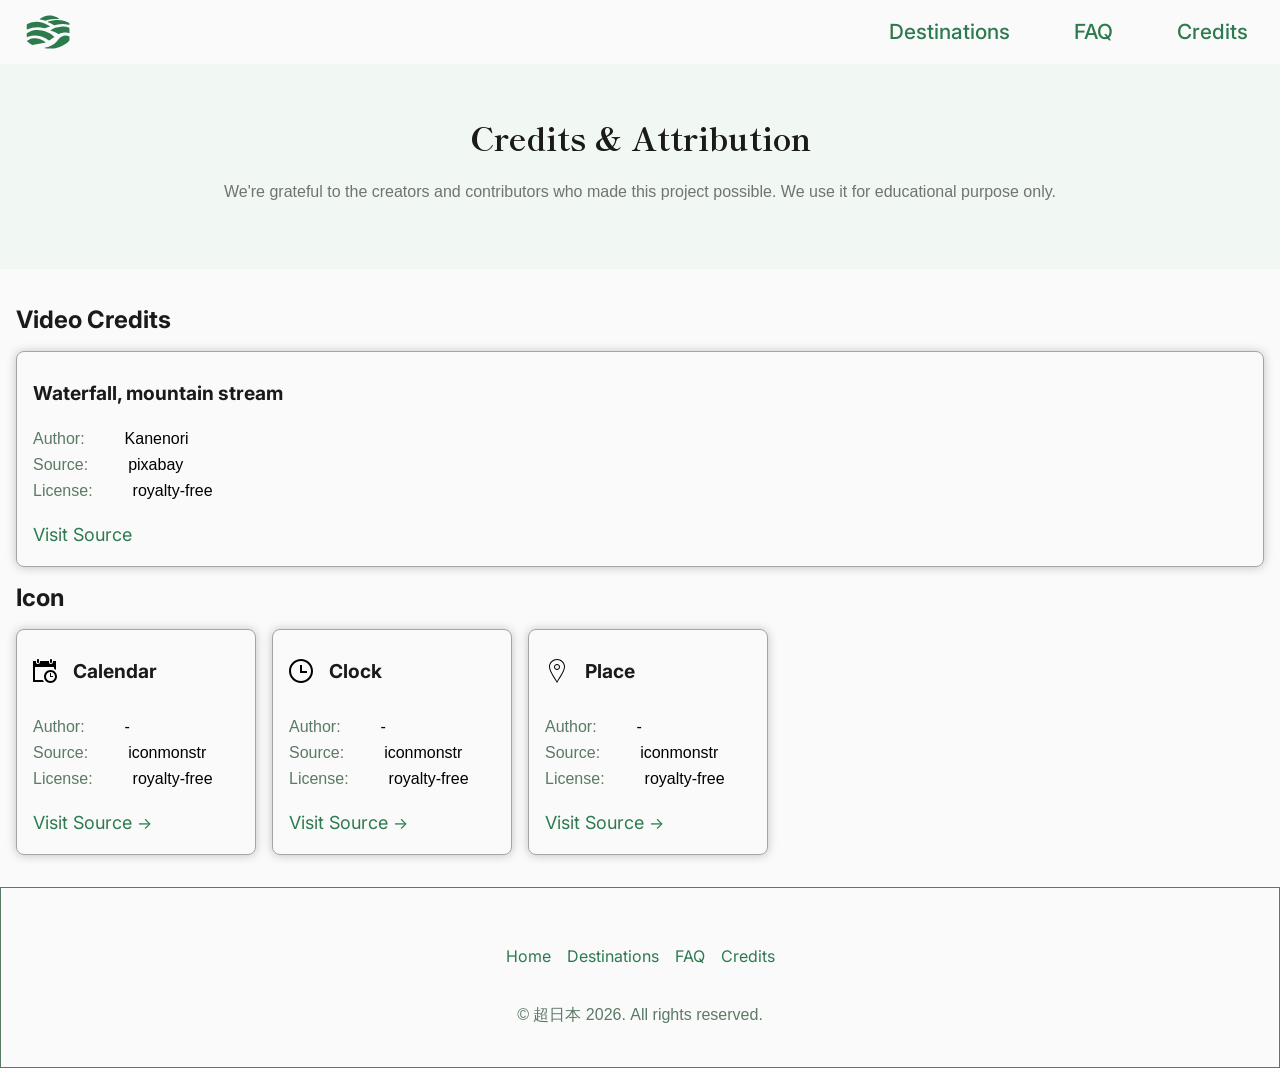
<file: credits.html>
<!DOCTYPE html>
<html lang="en">
<head>
    <meta charset="UTF-8">
    <meta name="viewport" content="width=device-width, initial-scale=1.0">
    <meta name="description" content="Media credits and source information for the images and videos used on our countryside travel site.">
    <title>超日本｜Countryside in Japan</title>
    <link rel="stylesheet" href="styles/normalize-fwd.css">
    <link rel="stylesheet" href="styles/base.css">
	<link rel="stylesheet" href="styles/credits.css">
    <script src="scripts/navigation.js" defer></script>
    <link rel="icon" href="favicon.ico" sizes="any"> 
    <link rel="icon" href="favicon.svg" type="image/svg+xml">
    <link rel="apple-touch-icon" href="apple-touch-icon.png"/>
    <link rel="manifest" href="site.webmanifest" />
    <link rel="preconnect" href="https://fonts.googleapis.com">
    <link rel="preconnect" href="https://fonts.gstatic.com" crossorigin>
    <link href="https://fonts.googleapis.com/css2?family=Shippori+Mincho:wght@400;500;600;700;800&display=swap" rel="stylesheet">
    <link rel="preconnect" href="https://fonts.googleapis.com">
    <link rel="preconnect" href="https://fonts.gstatic.com" crossorigin>
    <link href="https://fonts.googleapis.com/css2?family=Inter:ital,opsz,wght@0,14..32,100..900;1,14..32,100..900&display=swap" rel="stylesheet">
</head>

<body class="home">
  
    <!-- For Accecibility：skip link -->
  <a href="#main-content" class="skip-link">Skip to main content</a>

  <!-- header for all pages -->

	<header class="site-header">

    <a href="index.html" class="site-logo">
<?xml version="1.0" encoding="iso-8859-1"?>
<!-- Generator: Adobe Illustrator 30.3.0, SVG Export Plug-In . SVG Version: 9.03 Build 0)  -->
        <svg version="1.1" id="Layer_1" xmlns="http://www.w3.org/2000/svg" xmlns:xlink="http://www.w3.org/1999/xlink" x="0px" y="0px"
	 viewBox="0 0 512 512" style="enable-background:new 0 0 512 512;" xml:space="preserve">
        <g>
	    <path style="fill:none;" d="M369.98,118.486c2.956,0.075,5.447,1.497,8.617-0.639c-13.008-13.058-39.881-26.027-57.481-30.371
		c-10.877-2.685-21.384-5.928-32.575-6.581c-10.253-0.598-20.334-0.566-30.436,0.077c-8.857,0.564-17.049,2.794-25.756,4.683
		c-23.7,5.143-44.854,16.656-63.791,31.623c-1.02,0.806-2.993,2.518-2.392,3.328c0.601,0.81,2.884,1.07,4.191,1.367l31.472,7.148
		l17.467,5.117c6.194,1.815,10.341,2.093,16.545,0.235l17.492-5.238C291.066,117.936,330.769,117.49,369.98,118.486z
		 M345.344,179.296c23.825-6.267,46.922-8.234,71.135-8.154c18.974,0.063,36.859,1.569,54.942,7.403l12.735,2.759l-0.472-20.783
		l-24.735-11.891l-18.017-7.314c-32.965-11.099-67.23-14.793-101.646-12.887l-18.866,1.045c-19.605,2.481-38.16,6.651-56.711,12.974
		l-11.614,3.959c-0.551,0.188-2.448,1.469-2.09,1.816c0.356,0.345,1.571,1.45,2.13,1.694l12.064,5.265
		c16.885,7.368,32.613,15.291,48.615,24.206l9.531,5.31c1.319,0.735,4.813,0.613,6.364-0.127
		C333.237,182.412,339.217,180.908,345.344,179.296z M218.857,215.838l8.328-3.341c11.652-4.674,23.242-8.191,35.604-10.869
		l14.394-3.119c0.628-0.136,1.948-1.473,1.616-1.948l-1.21-1.726c-16.349-10.954-33.276-20.542-51.626-27.872l-25.892-8.668
		c-27.949-9.357-54.635-10.986-83.869-10.089c-21.553,0.661-41.914,5.3-61.797,13.434c-9.019,3.69-16.785,7.92-24.616,14.265
		c-1.33,9.654-0.703,18.99-0.605,28.795l0.249,25.074c3.436-0.355,5.617-1.298,8.743-2.704
		C94.51,201.736,159.097,197.449,218.857,215.838z M361.114,275.252c4.494,2.841,6.622,5.018,12.066,2.226
		c28.889-14.811,79.686-21.21,111.331-9.162l0.253-44.557c0.025-4.456,0.752-8.731-1.798-12.636
		c-22.967-10.01-47.404-14.736-72.322-13.451l-20.8,1.073c-16.412,2.069-32.022,5.771-47.982,10.287
		c-6.547,1.852-12.626,4.943-19.011,7.432c-12.314,4.799-23.719,10.375-35.115,16.956l-8.259,4.77l9.514,3.735l24.509,9.924
		C329.871,258.479,345.991,265.692,361.114,275.252z M249.472,335.928l17.332,12.049l9.82-7.39c2.803-2.109,6.177-3.819,9.039-5.725
		c12.263-8.166,23.798-16.07,36.544-23.505c0.663-0.387,2.174-1.967,1.93-2.691c-0.244-0.724-1.176-2.087-1.894-2.792
		c-19.628-19.278-42.854-32.853-67.455-44.782c-20.247-9.817-40.317-16.524-62.416-21.449c-29.099-6.485-58.823-7.567-88.169-1.472
		c-18.656,3.875-37.907,9.932-53.922,19.749c-7.219,4.426-14.389,8.368-20.834,13.834l0.013,40.949l20.911-8.313
		c39.184-15.577,86.618-15.456,126.786-2.91c20.012,6.251,39.179,13.721,56.837,24.766L249.472,335.928z M214.743,426.884
		c42.985,9.981,108.563,6.433,148.317-6.845l23.527-7.858c11.544-3.856,21.823-8.893,32.673-14.656
		c24.876-13.212,46.521-30.858,65.243-51.86l0.452-37.917c0.035-2.94-2.222-5.411-5-5.936
		c-37.678-19.986-83.266-1.313-109.234,29.405l-17.623,20.847l-11.963,12.681c-24.047,25.491-62.914,43.213-96.52,53.178
		l-15.163,4.496C224.554,423.869,219.198,423.421,214.743,426.884z M207.88,372.94l23.929-5.092l-15.562-12.181l-10.555-6.883
		c-17.802-11.608-43.324-20.953-64.489-24.255c-19.37-3.022-38.975-2.408-57.999,1.795c-8.769,1.938-16.834,5.171-24.997,8.508
		c-10.51,4.296-19.085,10.401-28.333,17.589l8.694,7.808l23.957,17.481c8.515,6.213,16.945,11.906,26.245,17.598l57.993-11.213
		L207.88,372.94z"/>
	    <path d="M249.472,335.928l-15.477-9.681c-17.658-11.045-36.825-18.515-56.837-24.766c-40.169-12.546-87.602-12.667-126.786,2.91
		l-20.911,8.313l-0.013-40.949c6.445-5.466,13.614-9.408,20.834-13.834c16.015-9.817,35.266-15.874,53.922-19.749
		c29.345-6.095,59.069-5.014,88.169,1.472c22.099,4.925,42.168,11.632,62.416,21.449c24.602,11.928,47.828,25.504,67.455,44.782
		c0.718,0.705,1.65,2.068,1.894,2.792c0.244,0.724-1.267,2.304-1.93,2.691c-12.746,7.435-24.281,15.339-36.544,23.505
		c-2.862,1.906-6.236,3.616-9.039,5.725l-9.82,7.39L249.472,335.928z"/>
	    <path d="M214.743,426.884c4.456-3.463,9.812-3.015,14.71-4.467l15.163-4.496c33.606-9.966,72.473-27.687,96.52-53.178
		l11.963-12.681l17.623-20.847c25.968-30.718,71.556-49.391,109.234-29.405c2.777,0.525,5.035,2.997,5,5.936l-0.452,37.917
		c-18.723,21.003-40.367,38.649-65.243,51.86c-10.85,5.763-21.129,10.8-32.673,14.656l-23.527,7.858
		C323.305,433.317,257.727,436.865,214.743,426.884z"/>
	    <path d="M218.857,215.838c-59.76-18.39-124.347-14.103-180.682,11.232c-3.125,1.405-5.307,2.349-8.743,2.704l-0.249-25.074
		c-0.097-9.805-0.725-19.141,0.605-28.795c7.831-6.345,15.597-10.575,24.616-14.265c19.883-8.134,40.244-12.773,61.797-13.434
		c29.234-0.897,55.92,0.732,83.869,10.089l25.892,8.668c18.351,7.33,35.278,16.919,51.626,27.872l1.21,1.726
		c0.333,0.475-0.988,1.812-1.616,1.948l-14.394,3.119c-12.362,2.678-23.952,6.195-35.604,10.869L218.857,215.838z"/>
	    <path d="M361.114,275.252c-15.123-9.559-31.243-16.773-47.613-23.402l-24.509-9.924l-9.514-3.735l8.259-4.77
		c11.395-6.581,22.801-12.157,35.115-16.956c6.386-2.489,12.465-5.579,19.011-7.432c15.961-4.516,31.57-8.219,47.982-10.287
		l20.8-1.073c24.918-1.286,49.355,3.441,72.322,13.451c2.551,3.905,1.823,8.18,1.798,12.636l-0.253,44.557
		c-31.645-12.048-82.443-5.649-111.331,9.162C367.735,280.269,365.608,278.092,361.114,275.252z"/>
	    <path d="M207.88,372.94l-61.118,11.154l-57.993,11.213c-9.299-5.693-17.73-11.385-26.245-17.598l-23.957-17.481l-8.694-7.808
		c9.248-7.187,17.823-13.293,28.333-17.589c8.163-3.337,16.228-6.57,24.997-8.508c19.024-4.204,38.629-4.818,57.999-1.795
		c21.165,3.302,46.687,12.647,64.489,24.255l10.555,6.883l15.562,12.181L207.88,372.94z"/>
	    <path d="M345.344,179.296c-6.127,1.612-12.107,3.116-16.635,5.274c-1.551,0.739-5.044,0.862-6.364,0.127l-9.531-5.31
		c-16.002-8.915-31.73-16.837-48.615-24.206l-12.064-5.265c-0.559-0.244-1.774-1.349-2.13-1.694
		c-0.358-0.347,1.539-1.628,2.09-1.816l11.614-3.959c18.551-6.323,37.105-10.494,56.711-12.974l18.866-1.045
		c34.416-1.906,68.681,1.788,101.646,12.887l18.017,7.314l24.735,11.891l0.472,20.783l-12.735-2.759
		c-18.083-5.834-35.968-7.34-54.942-7.403C392.266,171.062,369.169,173.03,345.344,179.296z"/>
	    <path d="M369.98,118.486c-39.211-0.996-78.914-0.551-116.647,10.749l-17.492,5.238c-6.204,1.858-10.351,1.579-16.545-0.235
		l-17.467-5.117l-31.472-7.148c-1.308-0.297-3.59-0.557-4.191-1.367c-0.601-0.81,1.372-2.522,2.392-3.328
		c18.937-14.967,40.091-26.48,63.791-31.623c8.707-1.889,16.899-4.119,25.756-4.683c10.101-0.643,20.183-0.675,30.436-0.077
		c11.19,0.653,21.698,3.896,32.575,6.581c17.6,4.345,44.473,17.314,57.481,30.371C375.426,119.984,372.936,118.561,369.98,118.486z"
		/>
        </g>
        </svg>

    </a>
    
    <nav class="site-navigation" id="site-navigation">

        <button class="menu-toggle" aria-controls="header-menu" aria-expanded="false" aria-label="Menu Toggle">
            <svg xmlns="http://www.w3.org/2000/svg" width="24" height="24" viewBox="0 0 24 24">
                <title>Menu Icon</title>
                <path d="M24 6h-24v-4h24v4zm0 4h-24v4h24v-4zm0 8h-24v4h24v-4z"></path>
            </svg>
        </button>

        <ul class="nav-menu" id="header-menu">
            <li><a href="destinations.html">Destinations</a></li>
            <li><a href="faq.html">FAQ</a></li>
            <li><a href="credits.html">Credits</a></li>
        </ul>
            
    </nav>

    </header>

    <!-- For Accecibility：skip link  -->
    <main id="main-content">

       <section class="credits-top">

            <h1>Credits & Attribution</h1>
            <!-- Each contents per page -->
            <p>We're grateful to the creators and contributors who made this project possible. We use it for educational purpose only.</p>
            
        </section>
        <!-- Each contents per page -->
        <section class="credits-link">

            <h2>Video Credits</h2>
            <div class="videocredits-container">
                <div class="videocredits-cards">
                    
                    <h3>Waterfall, mountain stream</h3>
                    <dl class="credits-list">
                        <div class="credits-item">
                            <dt>Author:</dt>
                            <dd>Kanenori</dd>
                        </div>
                        <div class="credits-item">
                            <dt>Source:</dt>
                            <dd>pixabay</dd>
                        </div>
                        <div class="credits-item">
                            <dt>License:</dt>
                            <dd>royalty-free</dd>
                        </div>
                    </dl>
                    <a href="https://pixabay.com/videos/waterfall-mountain-stream-flow-228847/">Visit Source</a>
                    
                </div>
            </div>


            <h2>Icon</h2>
            <div class="credits-container">
               
                <div class="credits-cards">
                    <div class="icon-credit">
                        <svg xmlns="http://www.w3.org/2000/svg" width="24" height="24" viewBox="0 0 24 24"><path d="M17 3v-2c0-.552.447-1 1-1s1 .448 1 1v2c0 .552-.447 1-1 1s-1-.448-1-1zm-12 1c.553 0 1-.448 1-1v-2c0-.552-.447-1-1-1-.553 0-1 .448-1 1v2c0 .552.447 1 1 1zm13 13v-3h-1v4h3v-1h-2zm-5 .5c0 2.481 2.019 4.5 4.5 4.5s4.5-2.019 4.5-4.5-2.019-4.5-4.5-4.5-4.5 2.019-4.5 4.5zm11 0c0 3.59-2.91 6.5-6.5 6.5s-6.5-2.91-6.5-6.5 2.91-6.5 6.5-6.5 6.5 2.91 6.5 6.5zm-14.237 3.5h-7.763v-13h19v1.763c.727.33 1.399.757 2 1.268v-9.031h-3v1c0 1.316-1.278 2.339-2.658 1.894-.831-.268-1.342-1.111-1.342-1.984v-.91h-9v1c0 1.316-1.278 2.339-2.658 1.894-.831-.268-1.342-1.111-1.342-1.984v-.91h-3v21h11.031c-.511-.601-.938-1.273-1.268-2z"/></svg>
                        <h3>Calendar</h3>
                    </div>

                    <dl class="credits-list">
                        <div class="credits-item">
                            <dt>Author:</dt>
                            <dd>-</dd>
                        </div>
                        <div class="credits-item">
                            <dt>Source:</dt>
                            <dd>iconmonstr</dd>
                        </div>
                        <div class="credits-item">
                            <dt>License:</dt>
                            <dd>royalty-free</dd>
                        </div>
                    </dl>
                    <a href="https://iconmonstr.com/calendar-9-svg/">Visit Source</a>
                </div>

                <div class="credits-cards">
                    <div class="icon-credit">
                        <svg xmlns="http://www.w3.org/2000/svg" width="24" height="24" viewBox="0 0 24 24"><path d="M12 2c5.514 0 10 4.486 10 10s-4.486 10-10 10-10-4.486-10-10 4.486-10 10-10zm0-2c-6.627 0-12 5.373-12 12s5.373 12 12 12 12-5.373 12-12-5.373-12-12-12zm1 12v-6h-2v8h7v-2h-5z"/></svg>
                        <h3>Clock</h3>
                    </div>
                    <dl class="credits-list">
                        <div class="credits-item">
                            <dt>Author:</dt>
                            <dd>-</dd>
                        </div>
                        <div class="credits-item">
                            <dt>Source:</dt>
                            <dd>iconmonstr</dd>
                        </div>
                        <div class="credits-item">
                            <dt>License:</dt>
                            <dd>royalty-free</dd>
                        </div>
                    </dl>
                    <a href="https://iconmonstr.com/time-2-svg/">Visit Source</a>
                </div>

                <div class="credits-cards">
                    <div class="icon-credit">
                        <svg width="24" height="24" xmlns="http://www.w3.org/2000/svg" fill-rule="evenodd" clip-rule="evenodd"><path d="M12 10c-1.104 0-2-.896-2-2s.896-2 2-2 2 .896 2 2-.896 2-2 2m0-5c-1.657 0-3 1.343-3 3s1.343 3 3 3 3-1.343 3-3-1.343-3-3-3m-7 2.602c0-3.517 3.271-6.602 7-6.602s7 3.085 7 6.602c0 3.455-2.563 7.543-7 14.527-4.489-7.073-7-11.072-7-14.527m7-7.602c-4.198 0-8 3.403-8 7.602 0 4.198 3.469 9.21 8 16.398 4.531-7.188 8-12.2 8-16.398 0-4.199-3.801-7.602-8-7.602"/></svg>
                        <h3>Place</h3>
                    </div>
                    <dl class="credits-list">
                        <div class="credits-item">
                            <dt>Author:</dt>
                            <dd>-</dd>
                        </div>
                        <div class="credits-item">
                            <dt>Source:</dt>
                            <dd>iconmonstr</dd>
                        </div>
                        <div class="credits-item">
                            <dt>License:</dt>
                            <dd>royalty-free</dd>
                        </div>
                    </dl>
                    <a href="https://iconmonstr.com/?s=place">Visit Source</a>
                </div>

            </div>
        </section>

    </main>

    <!-- footer for all pages -->

    <footer class="site-footer">
        
        <ul class="footer-nav">
            <li><a href="index.html">Home</a></li>
            <li><a href="destinations.html">Destinations</a></li>
            <li><a href="faq.html">FAQ</a></li>
            <li><a href="credits.html">Credits</a></li>
        </ul>

        <p>&copy; 超日本 2026. All rights reserved.</p>
            
	</footer>

</body>



</html>
</file>
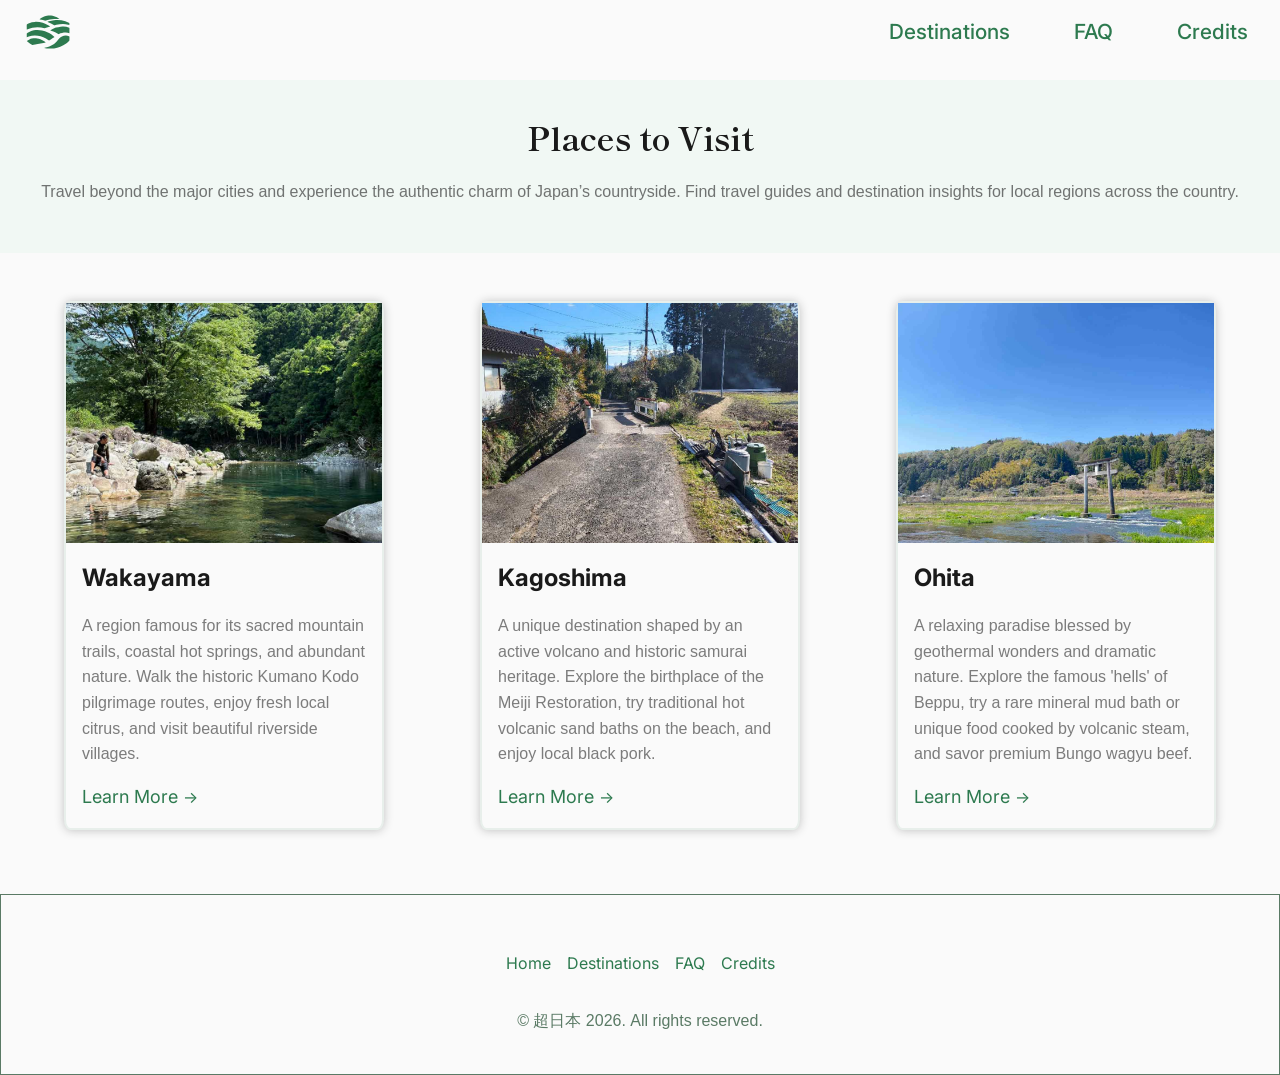
<file: destinations.html>
<!DOCTYPE html>
<html lang="en">
<head>
    <meta charset="UTF-8">
    <meta name="viewport" content="width=device-width, initial-scale=1.0">
   <meta name="description" content="Explore your next countryside journey.">
    <title>超日本｜Countryside in Japan</title>
    <link rel="stylesheet" href="styles/normalize-fwd.css">
    <link rel="stylesheet" href="styles/base.css">
	<link rel="stylesheet" href="styles/destinations.css">
    <script src="scripts/navigation.js" defer></script>
    <link rel="icon" href="favicon.ico" sizes="any"> 
    <link rel="icon" href="favicon.svg" type="image/svg+xml">
    <link rel="apple-touch-icon" href="apple-touch-icon.png"/>
    <link rel="manifest" href="site.webmanifest" />
    <link rel="preconnect" href="https://fonts.googleapis.com">
    <link rel="preconnect" href="https://fonts.gstatic.com" crossorigin>
    <link href="https://fonts.googleapis.com/css2?family=Shippori+Mincho:wght@400;500;600;700;800&display=swap" rel="stylesheet">
    <link rel="preconnect" href="https://fonts.googleapis.com">
    <link rel="preconnect" href="https://fonts.gstatic.com" crossorigin>
    <link href="https://fonts.googleapis.com/css2?family=Inter:ital,opsz,wght@0,14..32,100..900;1,14..32,100..900&display=swap" rel="stylesheet">
</head>

<body class="home">
  
    <!-- For Accecibility：skip link -->
  <a href="#main-content" class="skip-link">Skip to main content</a>

  <!-- header for all pages -->

	<header class="site-header">

    <a href="index.html" class="site-logo">
    <?xml version="1.0" encoding="iso-8859-1"?>
<!-- Generator: Adobe Illustrator 30.3.0, SVG Export Plug-In . SVG Version: 9.03 Build 0)  -->
        <svg version="1.1" id="Layer_1" xmlns="http://www.w3.org/2000/svg" xmlns:xlink="http://www.w3.org/1999/xlink" x="0px" y="0px"
	 viewBox="0 0 512 512" style="enable-background:new 0 0 512 512;" xml:space="preserve">
        <g>
	    <path style="fill:none;" d="M369.98,118.486c2.956,0.075,5.447,1.497,8.617-0.639c-13.008-13.058-39.881-26.027-57.481-30.371
		c-10.877-2.685-21.384-5.928-32.575-6.581c-10.253-0.598-20.334-0.566-30.436,0.077c-8.857,0.564-17.049,2.794-25.756,4.683
		c-23.7,5.143-44.854,16.656-63.791,31.623c-1.02,0.806-2.993,2.518-2.392,3.328c0.601,0.81,2.884,1.07,4.191,1.367l31.472,7.148
		l17.467,5.117c6.194,1.815,10.341,2.093,16.545,0.235l17.492-5.238C291.066,117.936,330.769,117.49,369.98,118.486z
		 M345.344,179.296c23.825-6.267,46.922-8.234,71.135-8.154c18.974,0.063,36.859,1.569,54.942,7.403l12.735,2.759l-0.472-20.783
		l-24.735-11.891l-18.017-7.314c-32.965-11.099-67.23-14.793-101.646-12.887l-18.866,1.045c-19.605,2.481-38.16,6.651-56.711,12.974
		l-11.614,3.959c-0.551,0.188-2.448,1.469-2.09,1.816c0.356,0.345,1.571,1.45,2.13,1.694l12.064,5.265
		c16.885,7.368,32.613,15.291,48.615,24.206l9.531,5.31c1.319,0.735,4.813,0.613,6.364-0.127
		C333.237,182.412,339.217,180.908,345.344,179.296z M218.857,215.838l8.328-3.341c11.652-4.674,23.242-8.191,35.604-10.869
		l14.394-3.119c0.628-0.136,1.948-1.473,1.616-1.948l-1.21-1.726c-16.349-10.954-33.276-20.542-51.626-27.872l-25.892-8.668
		c-27.949-9.357-54.635-10.986-83.869-10.089c-21.553,0.661-41.914,5.3-61.797,13.434c-9.019,3.69-16.785,7.92-24.616,14.265
		c-1.33,9.654-0.703,18.99-0.605,28.795l0.249,25.074c3.436-0.355,5.617-1.298,8.743-2.704
		C94.51,201.736,159.097,197.449,218.857,215.838z M361.114,275.252c4.494,2.841,6.622,5.018,12.066,2.226
		c28.889-14.811,79.686-21.21,111.331-9.162l0.253-44.557c0.025-4.456,0.752-8.731-1.798-12.636
		c-22.967-10.01-47.404-14.736-72.322-13.451l-20.8,1.073c-16.412,2.069-32.022,5.771-47.982,10.287
		c-6.547,1.852-12.626,4.943-19.011,7.432c-12.314,4.799-23.719,10.375-35.115,16.956l-8.259,4.77l9.514,3.735l24.509,9.924
		C329.871,258.479,345.991,265.692,361.114,275.252z M249.472,335.928l17.332,12.049l9.82-7.39c2.803-2.109,6.177-3.819,9.039-5.725
		c12.263-8.166,23.798-16.07,36.544-23.505c0.663-0.387,2.174-1.967,1.93-2.691c-0.244-0.724-1.176-2.087-1.894-2.792
		c-19.628-19.278-42.854-32.853-67.455-44.782c-20.247-9.817-40.317-16.524-62.416-21.449c-29.099-6.485-58.823-7.567-88.169-1.472
		c-18.656,3.875-37.907,9.932-53.922,19.749c-7.219,4.426-14.389,8.368-20.834,13.834l0.013,40.949l20.911-8.313
		c39.184-15.577,86.618-15.456,126.786-2.91c20.012,6.251,39.179,13.721,56.837,24.766L249.472,335.928z M214.743,426.884
		c42.985,9.981,108.563,6.433,148.317-6.845l23.527-7.858c11.544-3.856,21.823-8.893,32.673-14.656
		c24.876-13.212,46.521-30.858,65.243-51.86l0.452-37.917c0.035-2.94-2.222-5.411-5-5.936
		c-37.678-19.986-83.266-1.313-109.234,29.405l-17.623,20.847l-11.963,12.681c-24.047,25.491-62.914,43.213-96.52,53.178
		l-15.163,4.496C224.554,423.869,219.198,423.421,214.743,426.884z M207.88,372.94l23.929-5.092l-15.562-12.181l-10.555-6.883
		c-17.802-11.608-43.324-20.953-64.489-24.255c-19.37-3.022-38.975-2.408-57.999,1.795c-8.769,1.938-16.834,5.171-24.997,8.508
		c-10.51,4.296-19.085,10.401-28.333,17.589l8.694,7.808l23.957,17.481c8.515,6.213,16.945,11.906,26.245,17.598l57.993-11.213
		L207.88,372.94z"/>
	    <path d="M249.472,335.928l-15.477-9.681c-17.658-11.045-36.825-18.515-56.837-24.766c-40.169-12.546-87.602-12.667-126.786,2.91
		l-20.911,8.313l-0.013-40.949c6.445-5.466,13.614-9.408,20.834-13.834c16.015-9.817,35.266-15.874,53.922-19.749
		c29.345-6.095,59.069-5.014,88.169,1.472c22.099,4.925,42.168,11.632,62.416,21.449c24.602,11.928,47.828,25.504,67.455,44.782
		c0.718,0.705,1.65,2.068,1.894,2.792c0.244,0.724-1.267,2.304-1.93,2.691c-12.746,7.435-24.281,15.339-36.544,23.505
		c-2.862,1.906-6.236,3.616-9.039,5.725l-9.82,7.39L249.472,335.928z"/>
	    <path d="M214.743,426.884c4.456-3.463,9.812-3.015,14.71-4.467l15.163-4.496c33.606-9.966,72.473-27.687,96.52-53.178
		l11.963-12.681l17.623-20.847c25.968-30.718,71.556-49.391,109.234-29.405c2.777,0.525,5.035,2.997,5,5.936l-0.452,37.917
		c-18.723,21.003-40.367,38.649-65.243,51.86c-10.85,5.763-21.129,10.8-32.673,14.656l-23.527,7.858
		C323.305,433.317,257.727,436.865,214.743,426.884z"/>
	    <path d="M218.857,215.838c-59.76-18.39-124.347-14.103-180.682,11.232c-3.125,1.405-5.307,2.349-8.743,2.704l-0.249-25.074
		c-0.097-9.805-0.725-19.141,0.605-28.795c7.831-6.345,15.597-10.575,24.616-14.265c19.883-8.134,40.244-12.773,61.797-13.434
		c29.234-0.897,55.92,0.732,83.869,10.089l25.892,8.668c18.351,7.33,35.278,16.919,51.626,27.872l1.21,1.726
		c0.333,0.475-0.988,1.812-1.616,1.948l-14.394,3.119c-12.362,2.678-23.952,6.195-35.604,10.869L218.857,215.838z"/>
	    <path d="M361.114,275.252c-15.123-9.559-31.243-16.773-47.613-23.402l-24.509-9.924l-9.514-3.735l8.259-4.77
		c11.395-6.581,22.801-12.157,35.115-16.956c6.386-2.489,12.465-5.579,19.011-7.432c15.961-4.516,31.57-8.219,47.982-10.287
		l20.8-1.073c24.918-1.286,49.355,3.441,72.322,13.451c2.551,3.905,1.823,8.18,1.798,12.636l-0.253,44.557
		c-31.645-12.048-82.443-5.649-111.331,9.162C367.735,280.269,365.608,278.092,361.114,275.252z"/>
	    <path d="M207.88,372.94l-61.118,11.154l-57.993,11.213c-9.299-5.693-17.73-11.385-26.245-17.598l-23.957-17.481l-8.694-7.808
		c9.248-7.187,17.823-13.293,28.333-17.589c8.163-3.337,16.228-6.57,24.997-8.508c19.024-4.204,38.629-4.818,57.999-1.795
		c21.165,3.302,46.687,12.647,64.489,24.255l10.555,6.883l15.562,12.181L207.88,372.94z"/>
	    <path d="M345.344,179.296c-6.127,1.612-12.107,3.116-16.635,5.274c-1.551,0.739-5.044,0.862-6.364,0.127l-9.531-5.31
		c-16.002-8.915-31.73-16.837-48.615-24.206l-12.064-5.265c-0.559-0.244-1.774-1.349-2.13-1.694
		c-0.358-0.347,1.539-1.628,2.09-1.816l11.614-3.959c18.551-6.323,37.105-10.494,56.711-12.974l18.866-1.045
		c34.416-1.906,68.681,1.788,101.646,12.887l18.017,7.314l24.735,11.891l0.472,20.783l-12.735-2.759
		c-18.083-5.834-35.968-7.34-54.942-7.403C392.266,171.062,369.169,173.03,345.344,179.296z"/>
	    <path d="M369.98,118.486c-39.211-0.996-78.914-0.551-116.647,10.749l-17.492,5.238c-6.204,1.858-10.351,1.579-16.545-0.235
		l-17.467-5.117l-31.472-7.148c-1.308-0.297-3.59-0.557-4.191-1.367c-0.601-0.81,1.372-2.522,2.392-3.328
		c18.937-14.967,40.091-26.48,63.791-31.623c8.707-1.889,16.899-4.119,25.756-4.683c10.101-0.643,20.183-0.675,30.436-0.077
		c11.19,0.653,21.698,3.896,32.575,6.581c17.6,4.345,44.473,17.314,57.481,30.371C375.426,119.984,372.936,118.561,369.98,118.486z"
		/>
        </g>
        </svg>
    </a>
    
    <nav class="site-navigation" id="site-navigation">

        <button class="menu-toggle" aria-controls="header-menu" aria-expanded="false" aria-label="Menu Toggle">
            <svg xmlns="http://www.w3.org/2000/svg" width="24" height="24" viewBox="0 0 24 24">
                <title>Menu Icon</title>
                <path d="M24 6h-24v-4h24v4zm0 4h-24v4h24v-4zm0 8h-24v4h24v-4z"></path>
            </svg>
        </button>

        <ul class="nav-menu" id="header-menu">
            <li><a href="destinations.html">Destinations</a></li>
            <li><a href="faq.html">FAQ</a></li>
            <li><a href="credits.html">Credits</a></li>
        </ul>
            
    </nav>

    </header>

    <!-- For Accecibility：skip link  -->
    <main id="main-content">

        <section class="destinations-top">

            <!-- Each contents per page -->
            <h1>Places to Visit</h1>
            
            <p>Travel beyond the major cities and experience the authentic charm of Japan’s countryside. Find travel guides and destination insights for local regions across the country.</p>
            
        </section>

        
        <section class="place-cards">
            
            <div class="place-card">
                
                <img src="images/wakayama.jpg" alt="Wakayama landscape">
                <h2>Wakayama</h2>
                <p>A region famous for its sacred mountain trails, coastal hot springs, and abundant nature. Walk the historic Kumano Kodo pilgrimage routes, enjoy fresh local citrus, and visit beautiful riverside villages.</p>
                <a href="wakayama.html">Learn More</a>
                
            </div>
            
            
            <div class="place-card">
                
                <img src="images/kagoshima.jpg" alt="Kagoshima landscape">
                <h2>Kagoshima</h2>
                <p>A unique destination shaped by an active volcano and historic samurai heritage. Explore the birthplace of the Meiji Restoration, try traditional hot volcanic sand baths on the beach, and enjoy local black pork.</p>
                <a href="kagoshima.html">Learn More</a>
                
            </div>

             <div class="place-card">
                
                <img src="images/oita.jpg" alt="Ohita landscape">
                <h2>Ohita</h2>
                <p>A relaxing paradise blessed by geothermal wonders and dramatic nature. Explore the famous 'hells' of Beppu, try a rare mineral mud bath or unique food cooked by volcanic steam, and savor premium Bungo wagyu beef.</p>
                <a href="oita.html">Learn More</a>
                
            </div>
            
        </section>


    </main>

    <!-- footer for all pages -->

    <footer class="site-footer">
        
        <ul class="footer-nav">
            <li><a href="index.html">Home</a></li>
            <li><a href="destinations.html">Destinations</a></li>
            <li><a href="faq.html">FAQ</a></li>
            <li><a href="credits.html">Credits</a></li>
        </ul>

        <p>&copy; 超日本 2026. All rights reserved.</p>
            
	</footer>

</body>



</html>
</file>
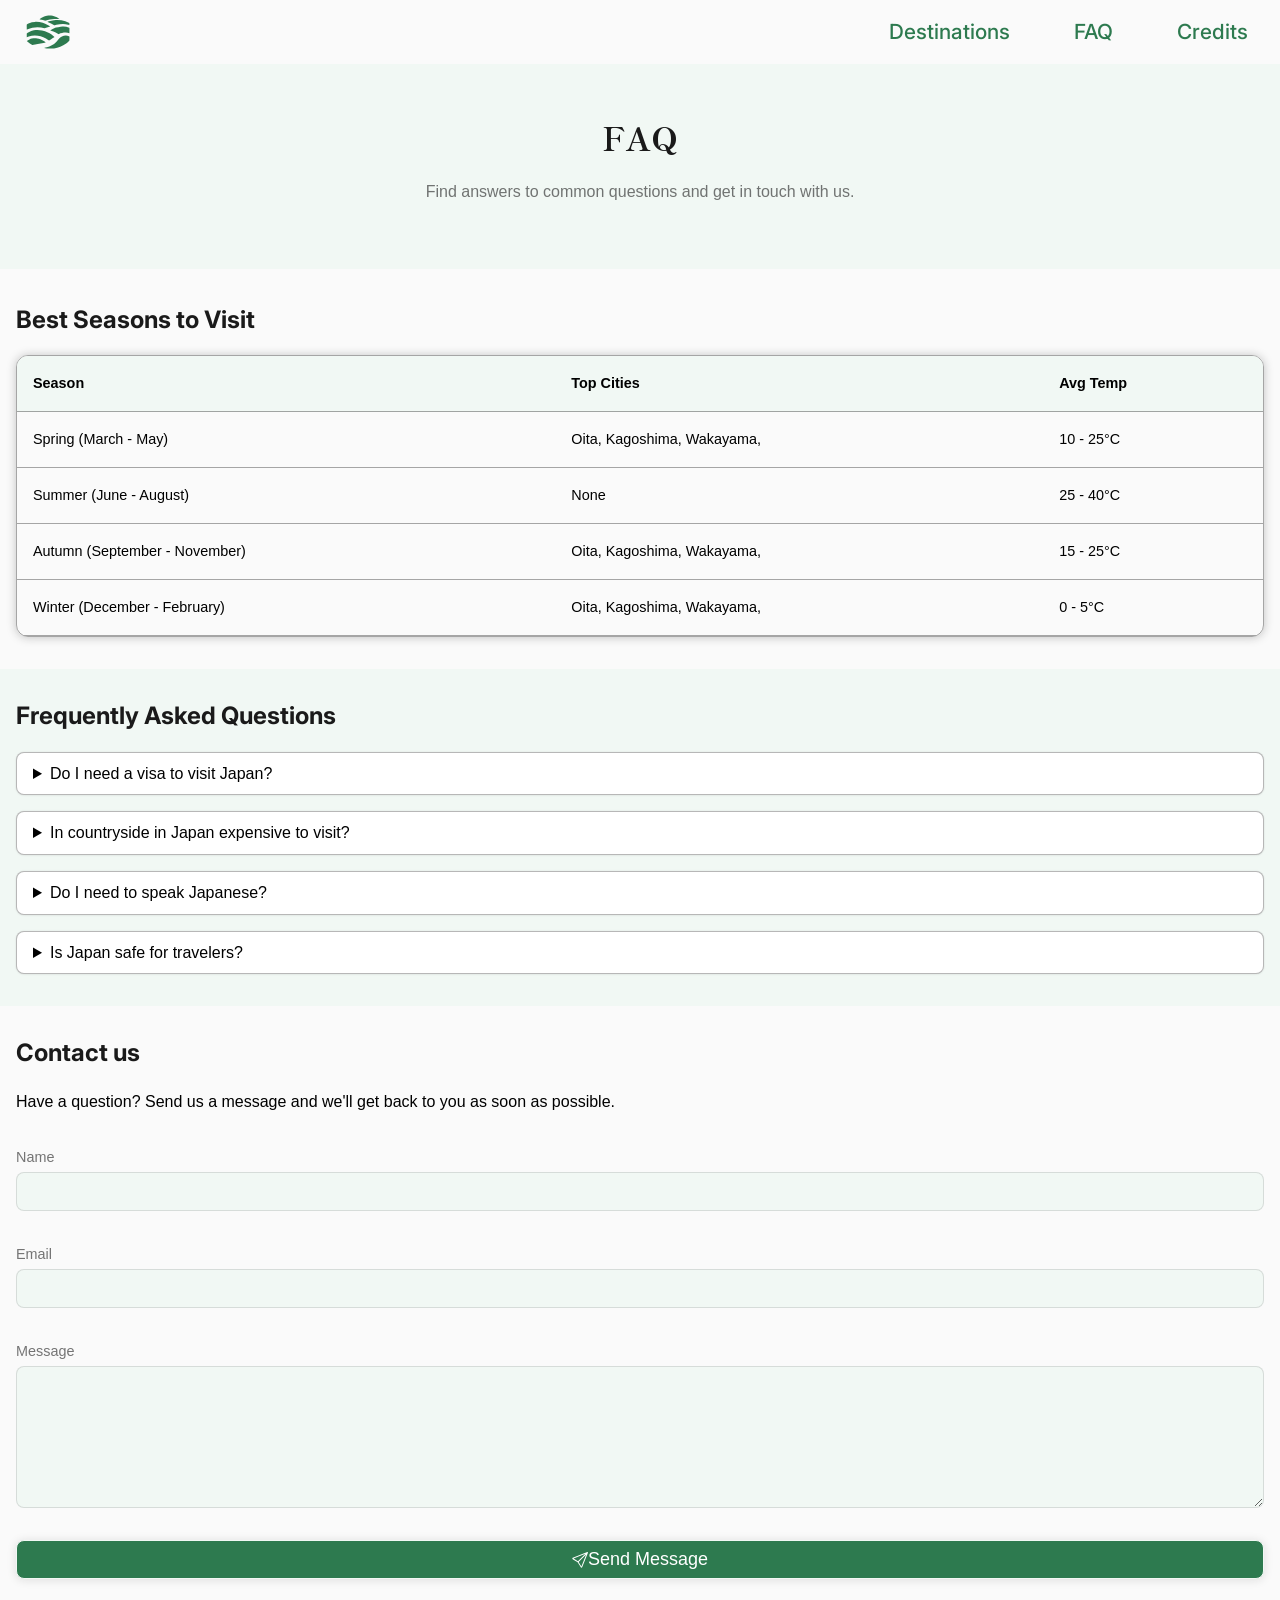
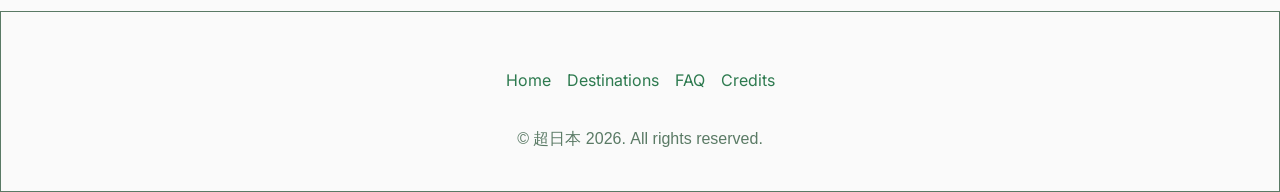
<file: faq.html>
<!DOCTYPE html>
<html lang="en">
<head>
    <meta charset="UTF-8">
    <meta name="viewport" content="width=device-width, initial-scale=1.0">
    <meta name="description" content="Find helpful answers and practical travel tips for exploring the Japanese countryside smoothly.">
    <title>超日本｜Countryside in Japan</title>
    <link rel="stylesheet" href="styles/normalize-fwd.css">
    <link rel="stylesheet" href="styles/base.css">
	<link rel="stylesheet" href="styles/faq.css">
    <script src="scripts/navigation.js" defer></script>
    <link rel="icon" href="favicon.ico" sizes="any"> 
    <link rel="icon" href="favicon.svg" type="image/svg+xml">
    <link rel="apple-touch-icon" href="apple-touch-icon.png"/>
    <link rel="manifest" href="site.webmanifest" />
    <link rel="preconnect" href="https://fonts.googleapis.com">
    <link rel="preconnect" href="https://fonts.gstatic.com" crossorigin>
    <link href="https://fonts.googleapis.com/css2?family=Shippori+Mincho:wght@400;500;600;700;800&display=swap" rel="stylesheet">
    <link rel="preconnect" href="https://fonts.googleapis.com">
    <link rel="preconnect" href="https://fonts.gstatic.com" crossorigin>
    <link href="https://fonts.googleapis.com/css2?family=Inter:ital,opsz,wght@0,14..32,100..900;1,14..32,100..900&display=swap" rel="stylesheet">
</head>

<body class="home">
  
    <!-- For Accecibility：skip link -->
  <a href="#main-content" class="skip-link">Skip to main content</a>

  <!-- header for all pages -->

	<header class="site-header">

    <a href="index.html" class="site-logo">
        <svg version="1.1" id="Layer_1" xmlns="http://www.w3.org/2000/svg" xmlns:xlink="http://www.w3.org/1999/xlink" x="0px" y="0px"
	 viewBox="0 0 512 512" style="enable-background:new 0 0 512 512;" xml:space="preserve">
        <g>
	    <path style="fill:none;" d="M369.98,118.486c2.956,0.075,5.447,1.497,8.617-0.639c-13.008-13.058-39.881-26.027-57.481-30.371
		c-10.877-2.685-21.384-5.928-32.575-6.581c-10.253-0.598-20.334-0.566-30.436,0.077c-8.857,0.564-17.049,2.794-25.756,4.683
		c-23.7,5.143-44.854,16.656-63.791,31.623c-1.02,0.806-2.993,2.518-2.392,3.328c0.601,0.81,2.884,1.07,4.191,1.367l31.472,7.148
		l17.467,5.117c6.194,1.815,10.341,2.093,16.545,0.235l17.492-5.238C291.066,117.936,330.769,117.49,369.98,118.486z
		 M345.344,179.296c23.825-6.267,46.922-8.234,71.135-8.154c18.974,0.063,36.859,1.569,54.942,7.403l12.735,2.759l-0.472-20.783
		l-24.735-11.891l-18.017-7.314c-32.965-11.099-67.23-14.793-101.646-12.887l-18.866,1.045c-19.605,2.481-38.16,6.651-56.711,12.974
		l-11.614,3.959c-0.551,0.188-2.448,1.469-2.09,1.816c0.356,0.345,1.571,1.45,2.13,1.694l12.064,5.265
		c16.885,7.368,32.613,15.291,48.615,24.206l9.531,5.31c1.319,0.735,4.813,0.613,6.364-0.127
		C333.237,182.412,339.217,180.908,345.344,179.296z M218.857,215.838l8.328-3.341c11.652-4.674,23.242-8.191,35.604-10.869
		l14.394-3.119c0.628-0.136,1.948-1.473,1.616-1.948l-1.21-1.726c-16.349-10.954-33.276-20.542-51.626-27.872l-25.892-8.668
		c-27.949-9.357-54.635-10.986-83.869-10.089c-21.553,0.661-41.914,5.3-61.797,13.434c-9.019,3.69-16.785,7.92-24.616,14.265
		c-1.33,9.654-0.703,18.99-0.605,28.795l0.249,25.074c3.436-0.355,5.617-1.298,8.743-2.704
		C94.51,201.736,159.097,197.449,218.857,215.838z M361.114,275.252c4.494,2.841,6.622,5.018,12.066,2.226
		c28.889-14.811,79.686-21.21,111.331-9.162l0.253-44.557c0.025-4.456,0.752-8.731-1.798-12.636
		c-22.967-10.01-47.404-14.736-72.322-13.451l-20.8,1.073c-16.412,2.069-32.022,5.771-47.982,10.287
		c-6.547,1.852-12.626,4.943-19.011,7.432c-12.314,4.799-23.719,10.375-35.115,16.956l-8.259,4.77l9.514,3.735l24.509,9.924
		C329.871,258.479,345.991,265.692,361.114,275.252z M249.472,335.928l17.332,12.049l9.82-7.39c2.803-2.109,6.177-3.819,9.039-5.725
		c12.263-8.166,23.798-16.07,36.544-23.505c0.663-0.387,2.174-1.967,1.93-2.691c-0.244-0.724-1.176-2.087-1.894-2.792
		c-19.628-19.278-42.854-32.853-67.455-44.782c-20.247-9.817-40.317-16.524-62.416-21.449c-29.099-6.485-58.823-7.567-88.169-1.472
		c-18.656,3.875-37.907,9.932-53.922,19.749c-7.219,4.426-14.389,8.368-20.834,13.834l0.013,40.949l20.911-8.313
		c39.184-15.577,86.618-15.456,126.786-2.91c20.012,6.251,39.179,13.721,56.837,24.766L249.472,335.928z M214.743,426.884
		c42.985,9.981,108.563,6.433,148.317-6.845l23.527-7.858c11.544-3.856,21.823-8.893,32.673-14.656
		c24.876-13.212,46.521-30.858,65.243-51.86l0.452-37.917c0.035-2.94-2.222-5.411-5-5.936
		c-37.678-19.986-83.266-1.313-109.234,29.405l-17.623,20.847l-11.963,12.681c-24.047,25.491-62.914,43.213-96.52,53.178
		l-15.163,4.496C224.554,423.869,219.198,423.421,214.743,426.884z M207.88,372.94l23.929-5.092l-15.562-12.181l-10.555-6.883
		c-17.802-11.608-43.324-20.953-64.489-24.255c-19.37-3.022-38.975-2.408-57.999,1.795c-8.769,1.938-16.834,5.171-24.997,8.508
		c-10.51,4.296-19.085,10.401-28.333,17.589l8.694,7.808l23.957,17.481c8.515,6.213,16.945,11.906,26.245,17.598l57.993-11.213
		L207.88,372.94z"/>
	    <path d="M249.472,335.928l-15.477-9.681c-17.658-11.045-36.825-18.515-56.837-24.766c-40.169-12.546-87.602-12.667-126.786,2.91
		l-20.911,8.313l-0.013-40.949c6.445-5.466,13.614-9.408,20.834-13.834c16.015-9.817,35.266-15.874,53.922-19.749
		c29.345-6.095,59.069-5.014,88.169,1.472c22.099,4.925,42.168,11.632,62.416,21.449c24.602,11.928,47.828,25.504,67.455,44.782
		c0.718,0.705,1.65,2.068,1.894,2.792c0.244,0.724-1.267,2.304-1.93,2.691c-12.746,7.435-24.281,15.339-36.544,23.505
		c-2.862,1.906-6.236,3.616-9.039,5.725l-9.82,7.39L249.472,335.928z"/>
	    <path d="M214.743,426.884c4.456-3.463,9.812-3.015,14.71-4.467l15.163-4.496c33.606-9.966,72.473-27.687,96.52-53.178
		l11.963-12.681l17.623-20.847c25.968-30.718,71.556-49.391,109.234-29.405c2.777,0.525,5.035,2.997,5,5.936l-0.452,37.917
		c-18.723,21.003-40.367,38.649-65.243,51.86c-10.85,5.763-21.129,10.8-32.673,14.656l-23.527,7.858
		C323.305,433.317,257.727,436.865,214.743,426.884z"/>
	    <path d="M218.857,215.838c-59.76-18.39-124.347-14.103-180.682,11.232c-3.125,1.405-5.307,2.349-8.743,2.704l-0.249-25.074
		c-0.097-9.805-0.725-19.141,0.605-28.795c7.831-6.345,15.597-10.575,24.616-14.265c19.883-8.134,40.244-12.773,61.797-13.434
		c29.234-0.897,55.92,0.732,83.869,10.089l25.892,8.668c18.351,7.33,35.278,16.919,51.626,27.872l1.21,1.726
		c0.333,0.475-0.988,1.812-1.616,1.948l-14.394,3.119c-12.362,2.678-23.952,6.195-35.604,10.869L218.857,215.838z"/>
	    <path d="M361.114,275.252c-15.123-9.559-31.243-16.773-47.613-23.402l-24.509-9.924l-9.514-3.735l8.259-4.77
		c11.395-6.581,22.801-12.157,35.115-16.956c6.386-2.489,12.465-5.579,19.011-7.432c15.961-4.516,31.57-8.219,47.982-10.287
		l20.8-1.073c24.918-1.286,49.355,3.441,72.322,13.451c2.551,3.905,1.823,8.18,1.798,12.636l-0.253,44.557
		c-31.645-12.048-82.443-5.649-111.331,9.162C367.735,280.269,365.608,278.092,361.114,275.252z"/>
	    <path d="M207.88,372.94l-61.118,11.154l-57.993,11.213c-9.299-5.693-17.73-11.385-26.245-17.598l-23.957-17.481l-8.694-7.808
		c9.248-7.187,17.823-13.293,28.333-17.589c8.163-3.337,16.228-6.57,24.997-8.508c19.024-4.204,38.629-4.818,57.999-1.795
		c21.165,3.302,46.687,12.647,64.489,24.255l10.555,6.883l15.562,12.181L207.88,372.94z"/>
	    <path d="M345.344,179.296c-6.127,1.612-12.107,3.116-16.635,5.274c-1.551,0.739-5.044,0.862-6.364,0.127l-9.531-5.31
		c-16.002-8.915-31.73-16.837-48.615-24.206l-12.064-5.265c-0.559-0.244-1.774-1.349-2.13-1.694
		c-0.358-0.347,1.539-1.628,2.09-1.816l11.614-3.959c18.551-6.323,37.105-10.494,56.711-12.974l18.866-1.045
		c34.416-1.906,68.681,1.788,101.646,12.887l18.017,7.314l24.735,11.891l0.472,20.783l-12.735-2.759
		c-18.083-5.834-35.968-7.34-54.942-7.403C392.266,171.062,369.169,173.03,345.344,179.296z"/>
	    <path d="M369.98,118.486c-39.211-0.996-78.914-0.551-116.647,10.749l-17.492,5.238c-6.204,1.858-10.351,1.579-16.545-0.235
		l-17.467-5.117l-31.472-7.148c-1.308-0.297-3.59-0.557-4.191-1.367c-0.601-0.81,1.372-2.522,2.392-3.328
		c18.937-14.967,40.091-26.48,63.791-31.623c8.707-1.889,16.899-4.119,25.756-4.683c10.101-0.643,20.183-0.675,30.436-0.077
		c11.19,0.653,21.698,3.896,32.575,6.581c17.6,4.345,44.473,17.314,57.481,30.371C375.426,119.984,372.936,118.561,369.98,118.486z"
		/>
        </g>
        </svg>
    </a>
    
    <nav class="site-navigation" id="site-navigation">

        <button class="menu-toggle" aria-controls="header-menu" aria-expanded="false" aria-label="Menu Toggle">
            <svg xmlns="http://www.w3.org/2000/svg" width="24" height="24" viewBox="0 0 24 24">
                <title>Menu Icon</title>
                <path d="M24 6h-24v-4h24v4zm0 4h-24v4h24v-4zm0 8h-24v4h24v-4z"></path>
            </svg>
        </button>

        <ul class="nav-menu" id="header-menu">
            <li><a href="destinations.html">Destinations</a></li>
            <li><a href="faq.html">FAQ</a></li>
            <li><a href="credits.html">Credits</a></li>
        </ul>
            
    </nav>

    </header>

    <!-- For Accecibility：skip link  -->
    <main id="main-content">


        <!-- Each contents per page -->
         <section class="faq-top">

            <h1>FAQ</h1>
            <!-- Each contents per page -->
            <p>Find answers to common questions and get in touch with us.</p>
            
        </section>

        <section class="tb-content" >
                    
            <h2>Best Seasons to Visit</h2>

            <div class="table-container" tabindex="0">
                <table>

                    <caption class="sr-only">Average temperatures and recommended cities by season in Japan</caption>

                    <thead>
                        <tr>
                            <th scope="col">Season</th>
                            <th scope="col">Top Cities</th>
                            <th scope="col">Avg Temp</th>
                        </tr>
                    </thead>
                    
                    <tbody>
                        <tr>
                            
                            <td>Spring (March - May)</td>
                            <td>Oita, Kagoshima, Wakayama,</td>
                            <td>10 - 25°C</td>
                        </tr>
                        <tr>
                            <td>Summer (June - August)</td>
                            <td>None</td>
                            <td>25 - 40°C</td>
                        </tr>
                        <tr>
                            <td>Autumn (September - November)</td>
                            <td>Oita, Kagoshima, Wakayama,</td>
                            <td>15 - 25°C</td>
                        </tr>
                        <tr>
                            <td>Winter (December - February)</td>
                            <td>Oita, Kagoshima, Wakayama,</td>
                            <td>0 - 5°C</td>
                        </tr>
                    </tbody>

                </table>

            </div>

        </section>

        <section class="faq">
             <h2>Frequently Asked Questions</h2>

            <div class="faq-item">
                <details>
                    <summary>Do I need a visa to visit Japan?</summary>
                    <p>Visa requirements depend on your nationality. Many countries have visa-waiver agreements with Japan for stays up to 90 days for tourism purposes. Check with your local Japanese embassy or consulate for specific requirements.</p>
                </details>
            </div>

            <div class="faq-item">
                <details>
                    <summary>In countryside in Japan expensive to visit?</summary>
                    <p>Not really. It'd sometimes cost to get there, but you do not need to pay anything once you get there and get along with locals in many cases. They like feeding you and even letting you sleep over in their house.</p>
                </details>
            </div>

            <div class="faq-item">
                <details>
                    <summary>Do I need to speak Japanese?</summary>
                    <p>Don't worry. You don't have to learn normalize Japanese. Learning each dialect that locals speak is a way more helpful to you.</p>
                </details>
            </div>

            <div class="faq-item">
                <details>
                    <summary>Is Japan safe for travelers?</summary>
                    <p>As long as you'd not go out in the evening, it should be safe. You should be careful about wildanimals which take a nightwalk around the place.</p>
                </details>
            </div>

        </section>


       <section class="contact-section">
            
            <h2>Contact us</h2>

            <p>Have a question? Send us a message and we'll get back to you as soon as possible.</p>

            <form class="contact-form" action="#" method="POST">

                <div class="form-group">
                    <label for="contact-nam">Name</label>
                    <input type="text" id= "contact-name" name="contact-name" required autocomplete="name">
                </div>

                <div class="form-group">
                    <label for="contact-email">Email</label>
                    <input type="email" name="email" id="contact-email" required autocomplete="email">
                </div>

                <div class="form-group">
                    <label for="contact-message">Message</label>
                    <textarea name="message" id="contact-message" rows="6" required></textarea>
                </div>

                <button type="submit" class="submit-btn">
                    <svg xmlns="http://www.w3.org/2000/svg" width="16" height="16" fill="currentColor" viewBox="0 0 16 16" aria-hidden="true">
                    <path d="M15.854.146a.5.5 0 0 1 .11.54l-5.819 14.547a.75.75 0 0 1-1.329.124l-3.178-4.995L.643 7.184a.75.75 0 0 1 .124-1.33L15.314.037a.5.5 0 0 1 .54.11ZM6.636 10.07l2.761 4.338L14.13 2.576zm6.787-8.201L1.591 6.602l4.339 2.76z"/>
                    </svg>
                    Send Message
                </button>

            </form>
       </section> 


    </main>

    <!-- footer for all pages -->

    <footer class="site-footer">
        
        <ul class="footer-nav">
            <li><a href="index.html">Home</a></li>
            <li><a href="destinations.html">Destinations</a></li>
            <li><a href="faq.html">FAQ</a></li>
            <li><a href="credits.html">Credits</a></li>
        </ul>

        <p>&copy; 超日本 2026. All rights reserved.</p>
            
	</footer>

</body>



</html>
</file>
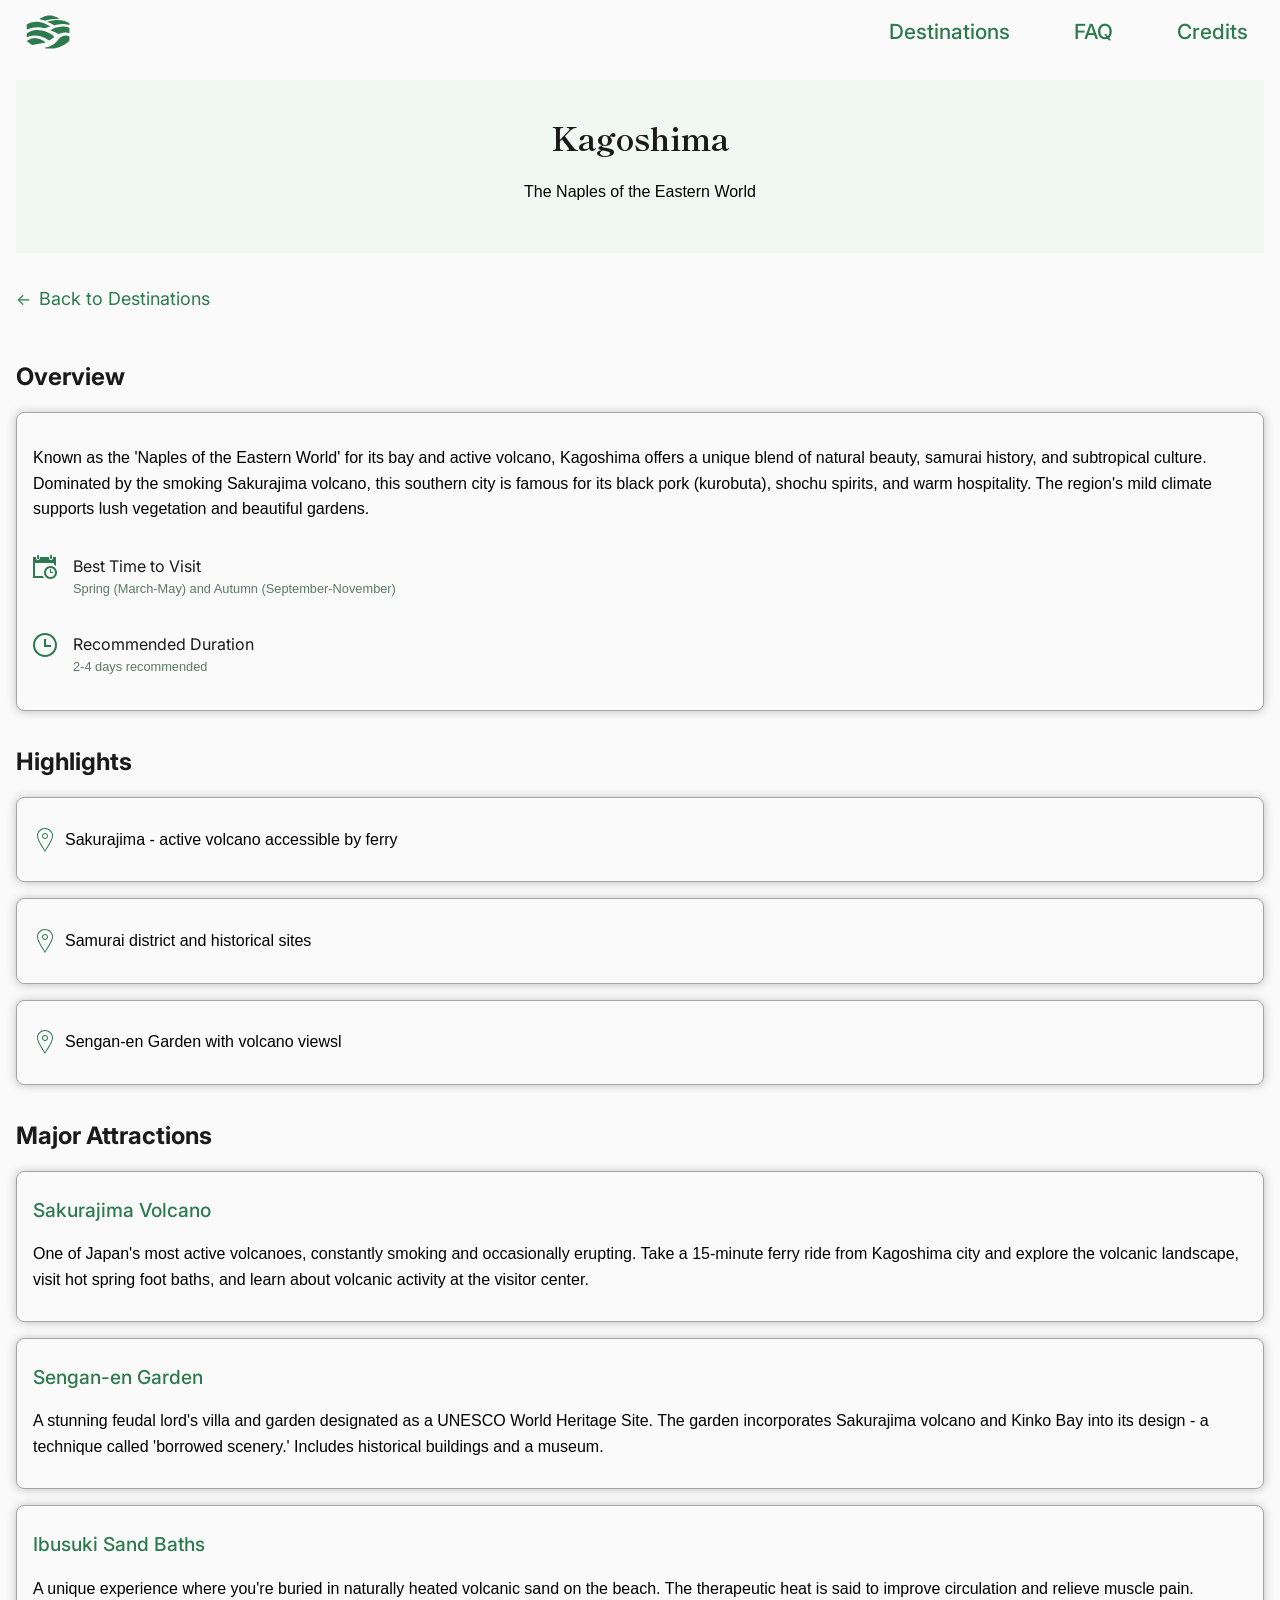
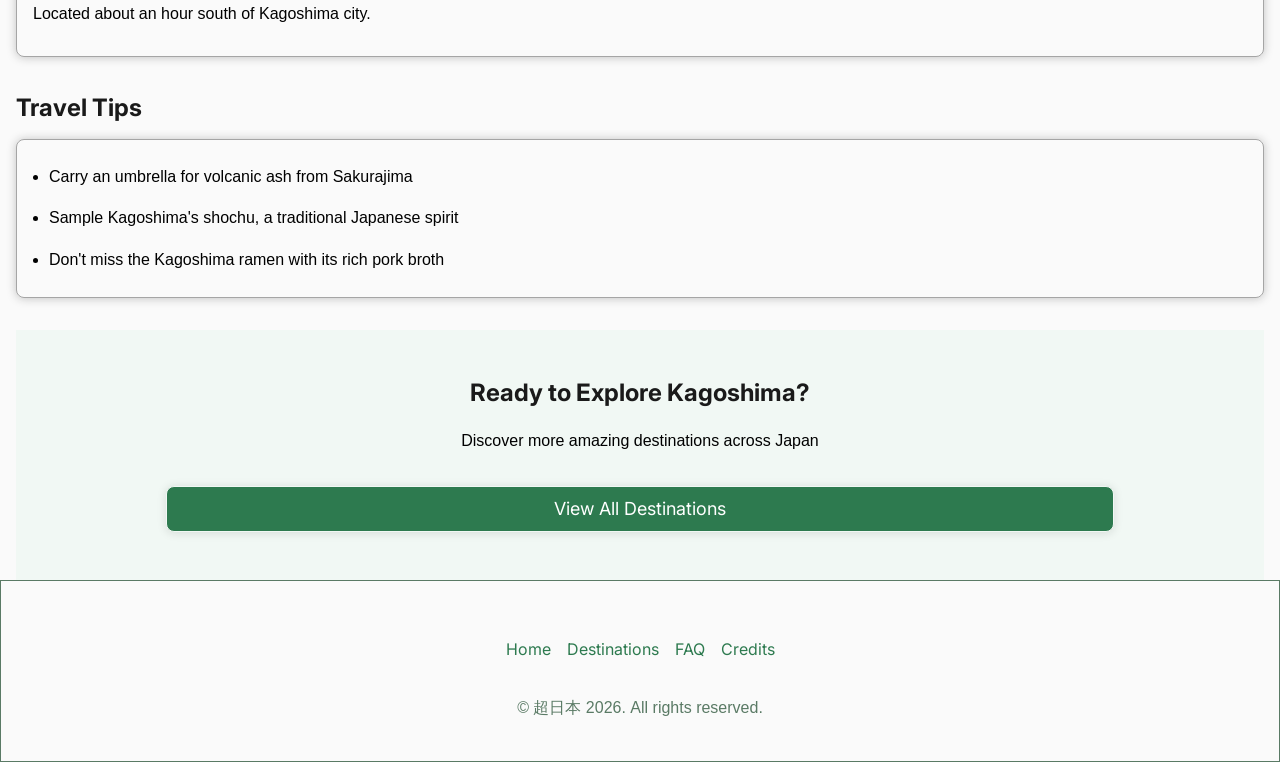
<file: kagoshima.html>
<!DOCTYPE html>
<html lang="en">
<head>
    <meta charset="UTF-8">
    <meta name="viewport" content="width=device-width, initial-scale=1.0">
    <meta name="description" content="Discover Kagoshima's unique active volcano, samurai heritage, and natural hot sand baths.">
    <title>超日本｜Countryside in Japan</title>
    <link rel="stylesheet" href="styles/normalize-fwd.css">
    <link rel="stylesheet" href="styles/base.css">
	<link rel="stylesheet" href="styles/places.css">
    <script src="scripts/navigation.js" defer></script>
    <link rel="icon" href="favicon.ico" sizes="any"> 
    <link rel="icon" href="favicon.svg" type="image/svg+xml">
    <link rel="apple-touch-icon" href="apple-touch-icon.png"/>
    <link rel="manifest" href="site.webmanifest" />
    <link rel="preconnect" href="https://fonts.googleapis.com">
    <link rel="preconnect" href="https://fonts.gstatic.com" crossorigin>
    <link href="https://fonts.googleapis.com/css2?family=Shippori+Mincho:wght@400;500;600;700;800&display=swap" rel="stylesheet">
    <link rel="preconnect" href="https://fonts.googleapis.com">
    <link rel="preconnect" href="https://fonts.gstatic.com" crossorigin>
    <link href="https://fonts.googleapis.com/css2?family=Inter:ital,opsz,wght@0,14..32,100..900;1,14..32,100..900&display=swap" rel="stylesheet">
</head>

<body class="home">
  
    <!-- For Accecibility：skip link -->
  <a href="#main-content" class="skip-link">Skip to main content</a>

  <!-- header for all pages -->

	<header class="site-header">

    <a href="index.html" class="site-logo">
        <svg version="1.1" id="Layer_1" xmlns="http://www.w3.org/2000/svg" xmlns:xlink="http://www.w3.org/1999/xlink" x="0px" y="0px"
	 viewBox="0 0 512 512" style="enable-background:new 0 0 512 512;" xml:space="preserve">
        <g>
	    <path style="fill:none;" d="M369.98,118.486c2.956,0.075,5.447,1.497,8.617-0.639c-13.008-13.058-39.881-26.027-57.481-30.371
		c-10.877-2.685-21.384-5.928-32.575-6.581c-10.253-0.598-20.334-0.566-30.436,0.077c-8.857,0.564-17.049,2.794-25.756,4.683
		c-23.7,5.143-44.854,16.656-63.791,31.623c-1.02,0.806-2.993,2.518-2.392,3.328c0.601,0.81,2.884,1.07,4.191,1.367l31.472,7.148
		l17.467,5.117c6.194,1.815,10.341,2.093,16.545,0.235l17.492-5.238C291.066,117.936,330.769,117.49,369.98,118.486z
		 M345.344,179.296c23.825-6.267,46.922-8.234,71.135-8.154c18.974,0.063,36.859,1.569,54.942,7.403l12.735,2.759l-0.472-20.783
		l-24.735-11.891l-18.017-7.314c-32.965-11.099-67.23-14.793-101.646-12.887l-18.866,1.045c-19.605,2.481-38.16,6.651-56.711,12.974
		l-11.614,3.959c-0.551,0.188-2.448,1.469-2.09,1.816c0.356,0.345,1.571,1.45,2.13,1.694l12.064,5.265
		c16.885,7.368,32.613,15.291,48.615,24.206l9.531,5.31c1.319,0.735,4.813,0.613,6.364-0.127
		C333.237,182.412,339.217,180.908,345.344,179.296z M218.857,215.838l8.328-3.341c11.652-4.674,23.242-8.191,35.604-10.869
		l14.394-3.119c0.628-0.136,1.948-1.473,1.616-1.948l-1.21-1.726c-16.349-10.954-33.276-20.542-51.626-27.872l-25.892-8.668
		c-27.949-9.357-54.635-10.986-83.869-10.089c-21.553,0.661-41.914,5.3-61.797,13.434c-9.019,3.69-16.785,7.92-24.616,14.265
		c-1.33,9.654-0.703,18.99-0.605,28.795l0.249,25.074c3.436-0.355,5.617-1.298,8.743-2.704
		C94.51,201.736,159.097,197.449,218.857,215.838z M361.114,275.252c4.494,2.841,6.622,5.018,12.066,2.226
		c28.889-14.811,79.686-21.21,111.331-9.162l0.253-44.557c0.025-4.456,0.752-8.731-1.798-12.636
		c-22.967-10.01-47.404-14.736-72.322-13.451l-20.8,1.073c-16.412,2.069-32.022,5.771-47.982,10.287
		c-6.547,1.852-12.626,4.943-19.011,7.432c-12.314,4.799-23.719,10.375-35.115,16.956l-8.259,4.77l9.514,3.735l24.509,9.924
		C329.871,258.479,345.991,265.692,361.114,275.252z M249.472,335.928l17.332,12.049l9.82-7.39c2.803-2.109,6.177-3.819,9.039-5.725
		c12.263-8.166,23.798-16.07,36.544-23.505c0.663-0.387,2.174-1.967,1.93-2.691c-0.244-0.724-1.176-2.087-1.894-2.792
		c-19.628-19.278-42.854-32.853-67.455-44.782c-20.247-9.817-40.317-16.524-62.416-21.449c-29.099-6.485-58.823-7.567-88.169-1.472
		c-18.656,3.875-37.907,9.932-53.922,19.749c-7.219,4.426-14.389,8.368-20.834,13.834l0.013,40.949l20.911-8.313
		c39.184-15.577,86.618-15.456,126.786-2.91c20.012,6.251,39.179,13.721,56.837,24.766L249.472,335.928z M214.743,426.884
		c42.985,9.981,108.563,6.433,148.317-6.845l23.527-7.858c11.544-3.856,21.823-8.893,32.673-14.656
		c24.876-13.212,46.521-30.858,65.243-51.86l0.452-37.917c0.035-2.94-2.222-5.411-5-5.936
		c-37.678-19.986-83.266-1.313-109.234,29.405l-17.623,20.847l-11.963,12.681c-24.047,25.491-62.914,43.213-96.52,53.178
		l-15.163,4.496C224.554,423.869,219.198,423.421,214.743,426.884z M207.88,372.94l23.929-5.092l-15.562-12.181l-10.555-6.883
		c-17.802-11.608-43.324-20.953-64.489-24.255c-19.37-3.022-38.975-2.408-57.999,1.795c-8.769,1.938-16.834,5.171-24.997,8.508
		c-10.51,4.296-19.085,10.401-28.333,17.589l8.694,7.808l23.957,17.481c8.515,6.213,16.945,11.906,26.245,17.598l57.993-11.213
		L207.88,372.94z"/>
	    <path d="M249.472,335.928l-15.477-9.681c-17.658-11.045-36.825-18.515-56.837-24.766c-40.169-12.546-87.602-12.667-126.786,2.91
		l-20.911,8.313l-0.013-40.949c6.445-5.466,13.614-9.408,20.834-13.834c16.015-9.817,35.266-15.874,53.922-19.749
		c29.345-6.095,59.069-5.014,88.169,1.472c22.099,4.925,42.168,11.632,62.416,21.449c24.602,11.928,47.828,25.504,67.455,44.782
		c0.718,0.705,1.65,2.068,1.894,2.792c0.244,0.724-1.267,2.304-1.93,2.691c-12.746,7.435-24.281,15.339-36.544,23.505
		c-2.862,1.906-6.236,3.616-9.039,5.725l-9.82,7.39L249.472,335.928z"/>
	    <path d="M214.743,426.884c4.456-3.463,9.812-3.015,14.71-4.467l15.163-4.496c33.606-9.966,72.473-27.687,96.52-53.178
		l11.963-12.681l17.623-20.847c25.968-30.718,71.556-49.391,109.234-29.405c2.777,0.525,5.035,2.997,5,5.936l-0.452,37.917
		c-18.723,21.003-40.367,38.649-65.243,51.86c-10.85,5.763-21.129,10.8-32.673,14.656l-23.527,7.858
		C323.305,433.317,257.727,436.865,214.743,426.884z"/>
	    <path d="M218.857,215.838c-59.76-18.39-124.347-14.103-180.682,11.232c-3.125,1.405-5.307,2.349-8.743,2.704l-0.249-25.074
		c-0.097-9.805-0.725-19.141,0.605-28.795c7.831-6.345,15.597-10.575,24.616-14.265c19.883-8.134,40.244-12.773,61.797-13.434
		c29.234-0.897,55.92,0.732,83.869,10.089l25.892,8.668c18.351,7.33,35.278,16.919,51.626,27.872l1.21,1.726
		c0.333,0.475-0.988,1.812-1.616,1.948l-14.394,3.119c-12.362,2.678-23.952,6.195-35.604,10.869L218.857,215.838z"/>
	    <path d="M361.114,275.252c-15.123-9.559-31.243-16.773-47.613-23.402l-24.509-9.924l-9.514-3.735l8.259-4.77
		c11.395-6.581,22.801-12.157,35.115-16.956c6.386-2.489,12.465-5.579,19.011-7.432c15.961-4.516,31.57-8.219,47.982-10.287
		l20.8-1.073c24.918-1.286,49.355,3.441,72.322,13.451c2.551,3.905,1.823,8.18,1.798,12.636l-0.253,44.557
		c-31.645-12.048-82.443-5.649-111.331,9.162C367.735,280.269,365.608,278.092,361.114,275.252z"/>
	    <path d="M207.88,372.94l-61.118,11.154l-57.993,11.213c-9.299-5.693-17.73-11.385-26.245-17.598l-23.957-17.481l-8.694-7.808
		c9.248-7.187,17.823-13.293,28.333-17.589c8.163-3.337,16.228-6.57,24.997-8.508c19.024-4.204,38.629-4.818,57.999-1.795
		c21.165,3.302,46.687,12.647,64.489,24.255l10.555,6.883l15.562,12.181L207.88,372.94z"/>
	    <path d="M345.344,179.296c-6.127,1.612-12.107,3.116-16.635,5.274c-1.551,0.739-5.044,0.862-6.364,0.127l-9.531-5.31
		c-16.002-8.915-31.73-16.837-48.615-24.206l-12.064-5.265c-0.559-0.244-1.774-1.349-2.13-1.694
		c-0.358-0.347,1.539-1.628,2.09-1.816l11.614-3.959c18.551-6.323,37.105-10.494,56.711-12.974l18.866-1.045
		c34.416-1.906,68.681,1.788,101.646,12.887l18.017,7.314l24.735,11.891l0.472,20.783l-12.735-2.759
		c-18.083-5.834-35.968-7.34-54.942-7.403C392.266,171.062,369.169,173.03,345.344,179.296z"/>
	    <path d="M369.98,118.486c-39.211-0.996-78.914-0.551-116.647,10.749l-17.492,5.238c-6.204,1.858-10.351,1.579-16.545-0.235
		l-17.467-5.117l-31.472-7.148c-1.308-0.297-3.59-0.557-4.191-1.367c-0.601-0.81,1.372-2.522,2.392-3.328
		c18.937-14.967,40.091-26.48,63.791-31.623c8.707-1.889,16.899-4.119,25.756-4.683c10.101-0.643,20.183-0.675,30.436-0.077
		c11.19,0.653,21.698,3.896,32.575,6.581c17.6,4.345,44.473,17.314,57.481,30.371C375.426,119.984,372.936,118.561,369.98,118.486z"
		/>
        </g>
        </svg>
    </a>
    
    <nav class="site-navigation" id="site-navigation">

        <button class="menu-toggle" aria-controls="header-menu" aria-expanded="false" aria-label="Menu Toggle">
            <svg xmlns="http://www.w3.org/2000/svg" width="24" height="24" viewBox="0 0 24 24">
                <title>Menu Icon</title>
                <path d="M24 6h-24v-4h24v4zm0 4h-24v4h24v-4zm0 8h-24v4h24v-4z"></path>
            </svg>
        </button>

        <ul class="nav-menu" id="header-menu">
            <li><a href="destinations.html">Destinations</a></li>
            <li><a href="faq.html">FAQ</a></li>
            <li><a href="credits.html">Credits</a></li>
        </ul>
            
    </nav>

    </header>

    <!-- For Accecibility：skip link  -->
    <main id="main-content">

        
        <!-- Each contents per page -->
        
        <section class="places-top">
             
            <h1>Kagoshima</h1>
            <p>The Naples of the Eastern World</p>
             
        </section>


        <section class="contents">

            <a href="destinations.html">Back to Destinations</a>

            <section class="Overview">

                <h2>Overview</h2>
                <div class="overview-card">
                    
                    <p>Known as the 'Naples of the Eastern World' for its bay and active volcano, Kagoshima offers a unique blend of natural beauty, samurai history, and subtropical culture. Dominated by the smoking Sakurajima volcano, this southern city is famous for its black pork (kurobuta), shochu spirits, and warm hospitality. The region's mild climate supports lush vegetation and beautiful gardens.</p>
                    
                    <div class="icon-title">
                        <svg xmlns="http://www.w3.org/2000/svg" width="24" height="24" viewBox="0 0 24 24"><path d="M17 3v-2c0-.552.447-1 1-1s1 .448 1 1v2c0 .552-.447 1-1 1s-1-.448-1-1zm-12 1c.553 0 1-.448 1-1v-2c0-.552-.447-1-1-1-.553 0-1 .448-1 1v2c0 .552.447 1 1 1zm13 13v-3h-1v4h3v-1h-2zm-5 .5c0 2.481 2.019 4.5 4.5 4.5s4.5-2.019 4.5-4.5-2.019-4.5-4.5-4.5-4.5 2.019-4.5 4.5zm11 0c0 3.59-2.91 6.5-6.5 6.5s-6.5-2.91-6.5-6.5 2.91-6.5 6.5-6.5 6.5 2.91 6.5 6.5zm-14.237 3.5h-7.763v-13h19v1.763c.727.33 1.399.757 2 1.268v-9.031h-3v1c0 1.316-1.278 2.339-2.658 1.894-.831-.268-1.342-1.111-1.342-1.984v-.91h-9v1c0 1.316-1.278 2.339-2.658 1.894-.831-.268-1.342-1.111-1.342-1.984v-.91h-3v21h11.031c-.511-.601-.938-1.273-1.268-2z"/></svg>
                        <h3>Best Time to Visit</h3>
                        <p>Spring (March-May) and Autumn (September-November)</p>
                    </div>
                    
                    <div class="icon-title">
                        <svg xmlns="http://www.w3.org/2000/svg" width="24" height="24" viewBox="0 0 24 24"><path d="M12 2c5.514 0 10 4.486 10 10s-4.486 10-10 10-10-4.486-10-10 4.486-10 10-10zm0-2c-6.627 0-12 5.373-12 12s5.373 12 12 12 12-5.373 12-12-5.373-12-12-12zm1 12v-6h-2v8h7v-2h-5z"/></svg>
                        <h3>Recommended Duration</h3>
                        <p>2-4 days recommended</p>
                    </div>
                    
                </div>
            </section>

            <section class="highlights">

                <h2>Highlights</h2>

                <div class="highlights-cards">

                    <div class="highlights-card">
                        <svg width="24" height="24" xmlns="http://www.w3.org/2000/svg" fill-rule="evenodd" clip-rule="evenodd"><path d="M12 10c-1.104 0-2-.896-2-2s.896-2 2-2 2 .896 2 2-.896 2-2 2m0-5c-1.657 0-3 1.343-3 3s1.343 3 3 3 3-1.343 3-3-1.343-3-3-3m-7 2.602c0-3.517 3.271-6.602 7-6.602s7 3.085 7 6.602c0 3.455-2.563 7.543-7 14.527-4.489-7.073-7-11.072-7-14.527m7-7.602c-4.198 0-8 3.403-8 7.602 0 4.198 3.469 9.21 8 16.398 4.531-7.188 8-12.2 8-16.398 0-4.199-3.801-7.602-8-7.602"/></svg>
                        <p>Sakurajima - active volcano accessible by ferry</p>
                    </div>
                    
                    <div class="highlights-card">
                        <svg width="24" height="24" xmlns="http://www.w3.org/2000/svg" fill-rule="evenodd" clip-rule="evenodd"><path d="M12 10c-1.104 0-2-.896-2-2s.896-2 2-2 2 .896 2 2-.896 2-2 2m0-5c-1.657 0-3 1.343-3 3s1.343 3 3 3 3-1.343 3-3-1.343-3-3-3m-7 2.602c0-3.517 3.271-6.602 7-6.602s7 3.085 7 6.602c0 3.455-2.563 7.543-7 14.527-4.489-7.073-7-11.072-7-14.527m7-7.602c-4.198 0-8 3.403-8 7.602 0 4.198 3.469 9.21 8 16.398 4.531-7.188 8-12.2 8-16.398 0-4.199-3.801-7.602-8-7.602"/></svg>
                        <p>Samurai district and historical sites</p>
                    </div>
                            
                    <div class="highlights-card">
                        <svg width="24" height="24" xmlns="http://www.w3.org/2000/svg" fill-rule="evenodd" clip-rule="evenodd"><path d="M12 10c-1.104 0-2-.896-2-2s.896-2 2-2 2 .896 2 2-.896 2-2 2m0-5c-1.657 0-3 1.343-3 3s1.343 3 3 3 3-1.343 3-3-1.343-3-3-3m-7 2.602c0-3.517 3.271-6.602 7-6.602s7 3.085 7 6.602c0 3.455-2.563 7.543-7 14.527-4.489-7.073-7-11.072-7-14.527m7-7.602c-4.198 0-8 3.403-8 7.602 0 4.198 3.469 9.21 8 16.398 4.531-7.188 8-12.2 8-16.398 0-4.199-3.801-7.602-8-7.602"/></svg>
                        <p>Sengan-en Garden with volcano viewsl</p>
                    </div>
                </div>
                        
            </section>

            <section class="Major-Attractions">

                <h2>Major Attractions</h2>
                
                <div class="Attractions-card">
                    <h3>Sakurajima Volcano</h3>
                    <p>One of Japan's most active volcanoes, constantly smoking and occasionally erupting. Take a 15-minute ferry ride from Kagoshima city and explore the volcanic landscape, visit hot spring foot baths, and learn about volcanic activity at the visitor center.</p>
                </div>
                
                <div class="Attractions-card">
                    <h3>Sengan-en Garden</h3>
                    <p>A stunning feudal lord's villa and garden designated as a UNESCO World Heritage Site. The garden incorporates Sakurajima volcano and Kinko Bay into its design - a technique called 'borrowed scenery.' Includes historical buildings and a museum.</p>
                </div>
                
                <div class="Attractions-card">
                    <h3>Ibusuki Sand Baths</h3>
                    <p>A unique experience where you're buried in naturally heated volcanic sand on the beach. The therapeutic heat is said to improve circulation and relieve muscle pain. Located about an hour south of Kagoshima city.</p>
                </div>
                
            </section>

            <section class="travel-tips">

                <h2>Travel Tips</h2>
                
                <div class="tips-card">
                    <ul>
                        <li>Carry an umbrella for volcanic ash from Sakurajima</li>
                        <li>Sample Kagoshima's shochu, a traditional Japanese spirit</li>
                        <li>Don't miss the Kagoshima ramen with its rich pork broth</li>
                    </ul>
                </div>
                
            </section>

        </section>

        <section class="message">
            <h2>Ready to Explore Kagoshima?</h2>
            <p>Discover more amazing destinations across Japan</p>
            <a href="destinations.html">View All Destinations</a>
        </section>

    </main>

    <!-- footer for all pages -->

    <footer class="site-footer">
        
        <ul class="footer-nav">
            <li><a href="index.html">Home</a></li>
            <li><a href="destinations.html">Destinations</a></li>
            <li><a href="faq.html">FAQ</a></li>
            <li><a href="credits.html">Credits</a></li>
        </ul>

        <p>&copy; 超日本 2026. All rights reserved.</p>
            
	</footer>

</body>



</html>
</file>
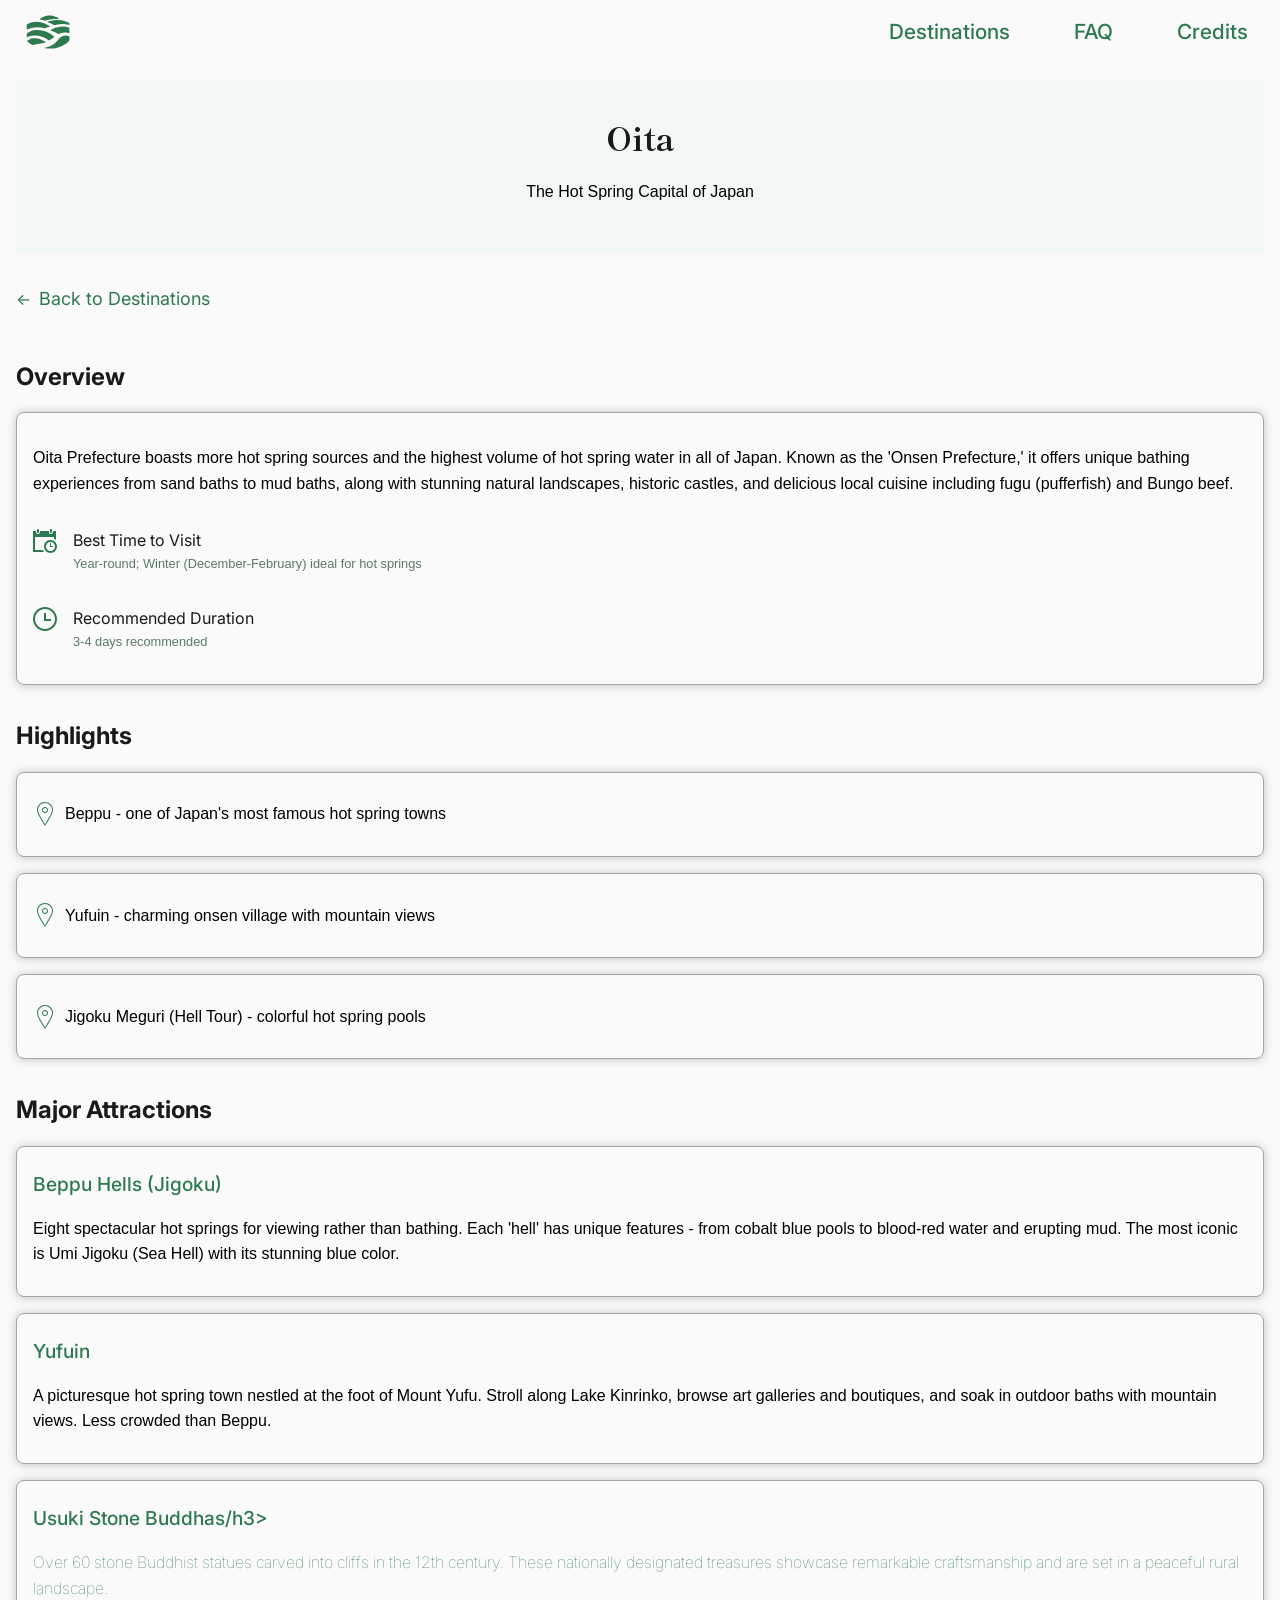
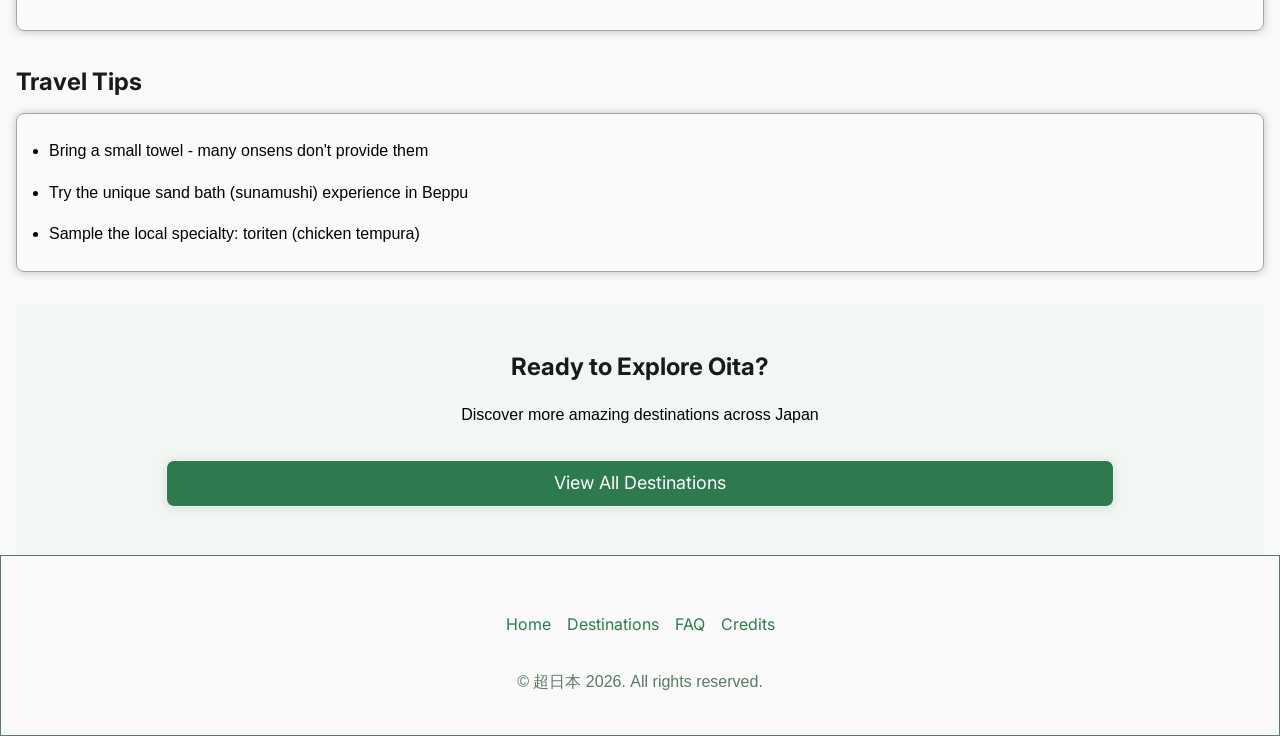
<file: oita.html>
<!DOCTYPE html>
<html lang="en">
<head>
    <meta charset="UTF-8">
    <meta name="viewport" content="width=device-width, initial-scale=1.0">
    <meta name="description" content="Relax in Oita, Japan's hot spring capital famous for geothermal mud baths and luxury beef.">
    <title>超日本｜Countryside in Japan</title>
    <link rel="stylesheet" href="styles/normalize-fwd.css">
    <link rel="stylesheet" href="styles/base.css">
	<link rel="stylesheet" href="styles/places.css">
    <script src="scripts/navigation.js" defer></script>
    <link rel="icon" href="favicon.ico" sizes="any"> 
    <link rel="icon" href="favicon.svg" type="image/svg+xml">
    <link rel="apple-touch-icon" href="apple-touch-icon.png"/>
    <link rel="manifest" href="site.webmanifest" />
    <link rel="preconnect" href="https://fonts.googleapis.com">
    <link rel="preconnect" href="https://fonts.gstatic.com" crossorigin>
    <link href="https://fonts.googleapis.com/css2?family=Shippori+Mincho:wght@400;500;600;700;800&display=swap" rel="stylesheet">
    <link rel="preconnect" href="https://fonts.googleapis.com">
    <link rel="preconnect" href="https://fonts.gstatic.com" crossorigin>
    <link href="https://fonts.googleapis.com/css2?family=Inter:ital,opsz,wght@0,14..32,100..900;1,14..32,100..900&display=swap" rel="stylesheet">
</head>

<body class="home">
  
    <!-- For Accecibility：skip link -->
  <a href="#main-content" class="skip-link">Skip to main content</a>

  <!-- header for all pages -->

	<header class="site-header">

    <a href="index.html" class="site-logo">
        <svg version="1.1" id="Layer_1" xmlns="http://www.w3.org/2000/svg" xmlns:xlink="http://www.w3.org/1999/xlink" x="0px" y="0px"
	 viewBox="0 0 512 512" style="enable-background:new 0 0 512 512;" xml:space="preserve">
        <g>
	    <path style="fill:none;" d="M369.98,118.486c2.956,0.075,5.447,1.497,8.617-0.639c-13.008-13.058-39.881-26.027-57.481-30.371
		c-10.877-2.685-21.384-5.928-32.575-6.581c-10.253-0.598-20.334-0.566-30.436,0.077c-8.857,0.564-17.049,2.794-25.756,4.683
		c-23.7,5.143-44.854,16.656-63.791,31.623c-1.02,0.806-2.993,2.518-2.392,3.328c0.601,0.81,2.884,1.07,4.191,1.367l31.472,7.148
		l17.467,5.117c6.194,1.815,10.341,2.093,16.545,0.235l17.492-5.238C291.066,117.936,330.769,117.49,369.98,118.486z
		 M345.344,179.296c23.825-6.267,46.922-8.234,71.135-8.154c18.974,0.063,36.859,1.569,54.942,7.403l12.735,2.759l-0.472-20.783
		l-24.735-11.891l-18.017-7.314c-32.965-11.099-67.23-14.793-101.646-12.887l-18.866,1.045c-19.605,2.481-38.16,6.651-56.711,12.974
		l-11.614,3.959c-0.551,0.188-2.448,1.469-2.09,1.816c0.356,0.345,1.571,1.45,2.13,1.694l12.064,5.265
		c16.885,7.368,32.613,15.291,48.615,24.206l9.531,5.31c1.319,0.735,4.813,0.613,6.364-0.127
		C333.237,182.412,339.217,180.908,345.344,179.296z M218.857,215.838l8.328-3.341c11.652-4.674,23.242-8.191,35.604-10.869
		l14.394-3.119c0.628-0.136,1.948-1.473,1.616-1.948l-1.21-1.726c-16.349-10.954-33.276-20.542-51.626-27.872l-25.892-8.668
		c-27.949-9.357-54.635-10.986-83.869-10.089c-21.553,0.661-41.914,5.3-61.797,13.434c-9.019,3.69-16.785,7.92-24.616,14.265
		c-1.33,9.654-0.703,18.99-0.605,28.795l0.249,25.074c3.436-0.355,5.617-1.298,8.743-2.704
		C94.51,201.736,159.097,197.449,218.857,215.838z M361.114,275.252c4.494,2.841,6.622,5.018,12.066,2.226
		c28.889-14.811,79.686-21.21,111.331-9.162l0.253-44.557c0.025-4.456,0.752-8.731-1.798-12.636
		c-22.967-10.01-47.404-14.736-72.322-13.451l-20.8,1.073c-16.412,2.069-32.022,5.771-47.982,10.287
		c-6.547,1.852-12.626,4.943-19.011,7.432c-12.314,4.799-23.719,10.375-35.115,16.956l-8.259,4.77l9.514,3.735l24.509,9.924
		C329.871,258.479,345.991,265.692,361.114,275.252z M249.472,335.928l17.332,12.049l9.82-7.39c2.803-2.109,6.177-3.819,9.039-5.725
		c12.263-8.166,23.798-16.07,36.544-23.505c0.663-0.387,2.174-1.967,1.93-2.691c-0.244-0.724-1.176-2.087-1.894-2.792
		c-19.628-19.278-42.854-32.853-67.455-44.782c-20.247-9.817-40.317-16.524-62.416-21.449c-29.099-6.485-58.823-7.567-88.169-1.472
		c-18.656,3.875-37.907,9.932-53.922,19.749c-7.219,4.426-14.389,8.368-20.834,13.834l0.013,40.949l20.911-8.313
		c39.184-15.577,86.618-15.456,126.786-2.91c20.012,6.251,39.179,13.721,56.837,24.766L249.472,335.928z M214.743,426.884
		c42.985,9.981,108.563,6.433,148.317-6.845l23.527-7.858c11.544-3.856,21.823-8.893,32.673-14.656
		c24.876-13.212,46.521-30.858,65.243-51.86l0.452-37.917c0.035-2.94-2.222-5.411-5-5.936
		c-37.678-19.986-83.266-1.313-109.234,29.405l-17.623,20.847l-11.963,12.681c-24.047,25.491-62.914,43.213-96.52,53.178
		l-15.163,4.496C224.554,423.869,219.198,423.421,214.743,426.884z M207.88,372.94l23.929-5.092l-15.562-12.181l-10.555-6.883
		c-17.802-11.608-43.324-20.953-64.489-24.255c-19.37-3.022-38.975-2.408-57.999,1.795c-8.769,1.938-16.834,5.171-24.997,8.508
		c-10.51,4.296-19.085,10.401-28.333,17.589l8.694,7.808l23.957,17.481c8.515,6.213,16.945,11.906,26.245,17.598l57.993-11.213
		L207.88,372.94z"/>
	    <path d="M249.472,335.928l-15.477-9.681c-17.658-11.045-36.825-18.515-56.837-24.766c-40.169-12.546-87.602-12.667-126.786,2.91
		l-20.911,8.313l-0.013-40.949c6.445-5.466,13.614-9.408,20.834-13.834c16.015-9.817,35.266-15.874,53.922-19.749
		c29.345-6.095,59.069-5.014,88.169,1.472c22.099,4.925,42.168,11.632,62.416,21.449c24.602,11.928,47.828,25.504,67.455,44.782
		c0.718,0.705,1.65,2.068,1.894,2.792c0.244,0.724-1.267,2.304-1.93,2.691c-12.746,7.435-24.281,15.339-36.544,23.505
		c-2.862,1.906-6.236,3.616-9.039,5.725l-9.82,7.39L249.472,335.928z"/>
	    <path d="M214.743,426.884c4.456-3.463,9.812-3.015,14.71-4.467l15.163-4.496c33.606-9.966,72.473-27.687,96.52-53.178
		l11.963-12.681l17.623-20.847c25.968-30.718,71.556-49.391,109.234-29.405c2.777,0.525,5.035,2.997,5,5.936l-0.452,37.917
		c-18.723,21.003-40.367,38.649-65.243,51.86c-10.85,5.763-21.129,10.8-32.673,14.656l-23.527,7.858
		C323.305,433.317,257.727,436.865,214.743,426.884z"/>
	    <path d="M218.857,215.838c-59.76-18.39-124.347-14.103-180.682,11.232c-3.125,1.405-5.307,2.349-8.743,2.704l-0.249-25.074
		c-0.097-9.805-0.725-19.141,0.605-28.795c7.831-6.345,15.597-10.575,24.616-14.265c19.883-8.134,40.244-12.773,61.797-13.434
		c29.234-0.897,55.92,0.732,83.869,10.089l25.892,8.668c18.351,7.33,35.278,16.919,51.626,27.872l1.21,1.726
		c0.333,0.475-0.988,1.812-1.616,1.948l-14.394,3.119c-12.362,2.678-23.952,6.195-35.604,10.869L218.857,215.838z"/>
	    <path d="M361.114,275.252c-15.123-9.559-31.243-16.773-47.613-23.402l-24.509-9.924l-9.514-3.735l8.259-4.77
		c11.395-6.581,22.801-12.157,35.115-16.956c6.386-2.489,12.465-5.579,19.011-7.432c15.961-4.516,31.57-8.219,47.982-10.287
		l20.8-1.073c24.918-1.286,49.355,3.441,72.322,13.451c2.551,3.905,1.823,8.18,1.798,12.636l-0.253,44.557
		c-31.645-12.048-82.443-5.649-111.331,9.162C367.735,280.269,365.608,278.092,361.114,275.252z"/>
	    <path d="M207.88,372.94l-61.118,11.154l-57.993,11.213c-9.299-5.693-17.73-11.385-26.245-17.598l-23.957-17.481l-8.694-7.808
		c9.248-7.187,17.823-13.293,28.333-17.589c8.163-3.337,16.228-6.57,24.997-8.508c19.024-4.204,38.629-4.818,57.999-1.795
		c21.165,3.302,46.687,12.647,64.489,24.255l10.555,6.883l15.562,12.181L207.88,372.94z"/>
	    <path d="M345.344,179.296c-6.127,1.612-12.107,3.116-16.635,5.274c-1.551,0.739-5.044,0.862-6.364,0.127l-9.531-5.31
		c-16.002-8.915-31.73-16.837-48.615-24.206l-12.064-5.265c-0.559-0.244-1.774-1.349-2.13-1.694
		c-0.358-0.347,1.539-1.628,2.09-1.816l11.614-3.959c18.551-6.323,37.105-10.494,56.711-12.974l18.866-1.045
		c34.416-1.906,68.681,1.788,101.646,12.887l18.017,7.314l24.735,11.891l0.472,20.783l-12.735-2.759
		c-18.083-5.834-35.968-7.34-54.942-7.403C392.266,171.062,369.169,173.03,345.344,179.296z"/>
	    <path d="M369.98,118.486c-39.211-0.996-78.914-0.551-116.647,10.749l-17.492,5.238c-6.204,1.858-10.351,1.579-16.545-0.235
		l-17.467-5.117l-31.472-7.148c-1.308-0.297-3.59-0.557-4.191-1.367c-0.601-0.81,1.372-2.522,2.392-3.328
		c18.937-14.967,40.091-26.48,63.791-31.623c8.707-1.889,16.899-4.119,25.756-4.683c10.101-0.643,20.183-0.675,30.436-0.077
		c11.19,0.653,21.698,3.896,32.575,6.581c17.6,4.345,44.473,17.314,57.481,30.371C375.426,119.984,372.936,118.561,369.98,118.486z"
		/>
        </g>
        </svg>
    </a>
    
    <nav class="site-navigation" id="site-navigation">

        <button class="menu-toggle" aria-controls="header-menu" aria-expanded="false" aria-label="Menu Toggle">
            <svg xmlns="http://www.w3.org/2000/svg" width="24" height="24" viewBox="0 0 24 24">
                <title>Menu Icon</title>
                <path d="M24 6h-24v-4h24v4zm0 4h-24v4h24v-4zm0 8h-24v4h24v-4z"></path>
            </svg>
        </button>

        <ul class="nav-menu" id="header-menu">
            <li><a href="destinations.html">Destinations</a></li>
            <li><a href="faq.html">FAQ</a></li>
            <li><a href="credits.html">Credits</a></li>
        </ul>
            
    </nav>

    </header>

    <!-- For Accecibility：skip link  -->
    <main id="main-content">

        
        <!-- Each contents per page -->
        
        <section class="places-top">
             
            <h1>Oita</h1>
            <p>The Hot Spring Capital of Japan</p>
             
        </section>


        <section class="contents">

            <a href="destinations.html">Back to Destinations</a>

            <section class="Overview">

                <h2>Overview</h2>
                <div class="overview-card">
                    
                    <p>Oita Prefecture boasts more hot spring sources and the highest volume of hot spring water in all of Japan. Known as the 'Onsen Prefecture,' it offers unique bathing experiences from sand baths to mud baths, along with stunning natural landscapes, historic castles, and delicious local cuisine including fugu (pufferfish) and Bungo beef.</p>
                    
                    <div class="icon-title">
                        <svg xmlns="http://www.w3.org/2000/svg" width="24" height="24" viewBox="0 0 24 24"><path d="M17 3v-2c0-.552.447-1 1-1s1 .448 1 1v2c0 .552-.447 1-1 1s-1-.448-1-1zm-12 1c.553 0 1-.448 1-1v-2c0-.552-.447-1-1-1-.553 0-1 .448-1 1v2c0 .552.447 1 1 1zm13 13v-3h-1v4h3v-1h-2zm-5 .5c0 2.481 2.019 4.5 4.5 4.5s4.5-2.019 4.5-4.5-2.019-4.5-4.5-4.5-4.5 2.019-4.5 4.5zm11 0c0 3.59-2.91 6.5-6.5 6.5s-6.5-2.91-6.5-6.5 2.91-6.5 6.5-6.5 6.5 2.91 6.5 6.5zm-14.237 3.5h-7.763v-13h19v1.763c.727.33 1.399.757 2 1.268v-9.031h-3v1c0 1.316-1.278 2.339-2.658 1.894-.831-.268-1.342-1.111-1.342-1.984v-.91h-9v1c0 1.316-1.278 2.339-2.658 1.894-.831-.268-1.342-1.111-1.342-1.984v-.91h-3v21h11.031c-.511-.601-.938-1.273-1.268-2z"/></svg>
                        <h3>Best Time to Visit</h3>
                        <p>Year-round; Winter (December-February) ideal for hot springs</p>
                    </div>
                    
                    <div class="icon-title">
                        <svg xmlns="http://www.w3.org/2000/svg" width="24" height="24" viewBox="0 0 24 24"><path d="M12 2c5.514 0 10 4.486 10 10s-4.486 10-10 10-10-4.486-10-10 4.486-10 10-10zm0-2c-6.627 0-12 5.373-12 12s5.373 12 12 12 12-5.373 12-12-5.373-12-12-12zm1 12v-6h-2v8h7v-2h-5z"/></svg>
                        <h3>Recommended Duration</h3>
                        <p>3-4 days recommended</p>
                    </div>
                    
                </div>
            </section>

            <section class="highlights">

                <h2>Highlights</h2>

                <div class="highlights-cards">

                    <div class="highlights-card">
                        <svg width="24" height="24" xmlns="http://www.w3.org/2000/svg" fill-rule="evenodd" clip-rule="evenodd"><path d="M12 10c-1.104 0-2-.896-2-2s.896-2 2-2 2 .896 2 2-.896 2-2 2m0-5c-1.657 0-3 1.343-3 3s1.343 3 3 3 3-1.343 3-3-1.343-3-3-3m-7 2.602c0-3.517 3.271-6.602 7-6.602s7 3.085 7 6.602c0 3.455-2.563 7.543-7 14.527-4.489-7.073-7-11.072-7-14.527m7-7.602c-4.198 0-8 3.403-8 7.602 0 4.198 3.469 9.21 8 16.398 4.531-7.188 8-12.2 8-16.398 0-4.199-3.801-7.602-8-7.602"/></svg>
                        <p>Beppu - one of Japan's most famous hot spring towns</p>
                    </div>
                    
                    <div class="highlights-card">
                        <svg width="24" height="24" xmlns="http://www.w3.org/2000/svg" fill-rule="evenodd" clip-rule="evenodd"><path d="M12 10c-1.104 0-2-.896-2-2s.896-2 2-2 2 .896 2 2-.896 2-2 2m0-5c-1.657 0-3 1.343-3 3s1.343 3 3 3 3-1.343 3-3-1.343-3-3-3m-7 2.602c0-3.517 3.271-6.602 7-6.602s7 3.085 7 6.602c0 3.455-2.563 7.543-7 14.527-4.489-7.073-7-11.072-7-14.527m7-7.602c-4.198 0-8 3.403-8 7.602 0 4.198 3.469 9.21 8 16.398 4.531-7.188 8-12.2 8-16.398 0-4.199-3.801-7.602-8-7.602"/></svg>
                        <p>Yufuin - charming onsen village with mountain views</p>
                    </div>
                            
                    <div class="highlights-card">
                        <svg width="24" height="24" xmlns="http://www.w3.org/2000/svg" fill-rule="evenodd" clip-rule="evenodd"><path d="M12 10c-1.104 0-2-.896-2-2s.896-2 2-2 2 .896 2 2-.896 2-2 2m0-5c-1.657 0-3 1.343-3 3s1.343 3 3 3 3-1.343 3-3-1.343-3-3-3m-7 2.602c0-3.517 3.271-6.602 7-6.602s7 3.085 7 6.602c0 3.455-2.563 7.543-7 14.527-4.489-7.073-7-11.072-7-14.527m7-7.602c-4.198 0-8 3.403-8 7.602 0 4.198 3.469 9.21 8 16.398 4.531-7.188 8-12.2 8-16.398 0-4.199-3.801-7.602-8-7.602"/></svg>
                        <p>Jigoku Meguri (Hell Tour) - colorful hot spring pools</p>
                    </div>
                </div>
                        
            </section>

            <section class="Major-Attractions">

                <h2>Major Attractions</h2>
                
                <div class="Attractions-card">
                    <h3>Beppu Hells (Jigoku)</h3>
                    <p>Eight spectacular hot springs for viewing rather than bathing. Each 'hell' has unique features - from cobalt blue pools to blood-red water and erupting mud. The most iconic is Umi Jigoku (Sea Hell) with its stunning blue color.</p>
                </div>
                
                <div class="Attractions-card">
                    <h3>Yufuin</h3>
                    <p>A picturesque hot spring town nestled at the foot of Mount Yufu. Stroll along Lake Kinrinko, browse art galleries and boutiques, and soak in outdoor baths with mountain views. Less crowded than Beppu.</p>
                </div>
                
                <div class="Attractions-card">
                    <h3>Usuki Stone Buddhas/h3>
                    <p>Over 60 stone Buddhist statues carved into cliffs in the 12th century. These nationally designated treasures showcase remarkable craftsmanship and are set in a peaceful rural landscape.</p>
                </div>
                
            </section>

            <section class="travel-tips">

                <h2>Travel Tips</h2>
                
                <div class="tips-card">
                    <ul>
                        <li>Bring a small towel - many onsens don't provide them</li>
                        <li>Try the unique sand bath (sunamushi) experience in Beppu</li>
                        <li>Sample the local specialty: toriten (chicken tempura)</li>
                    </ul>
                </div>
                
            </section>

        </section>

        <section class="message">
            <h2>Ready to Explore Oita?</h2>
            <p>Discover more amazing destinations across Japan</p>
            <a href="destinations.html">View All Destinations</a>
        </section>

    </main>

    <!-- footer for all pages -->

    <footer class="site-footer">
        
        <ul class="footer-nav">
            <li><a href="index.html">Home</a></li>
            <li><a href="destinations.html">Destinations</a></li>
            <li><a href="faq.html">FAQ</a></li>
            <li><a href="credits.html">Credits</a></li>
        </ul>

        <p>&copy; 超日本 2026. All rights reserved.</p>
            
	</footer>

</body>



</html>
</file>
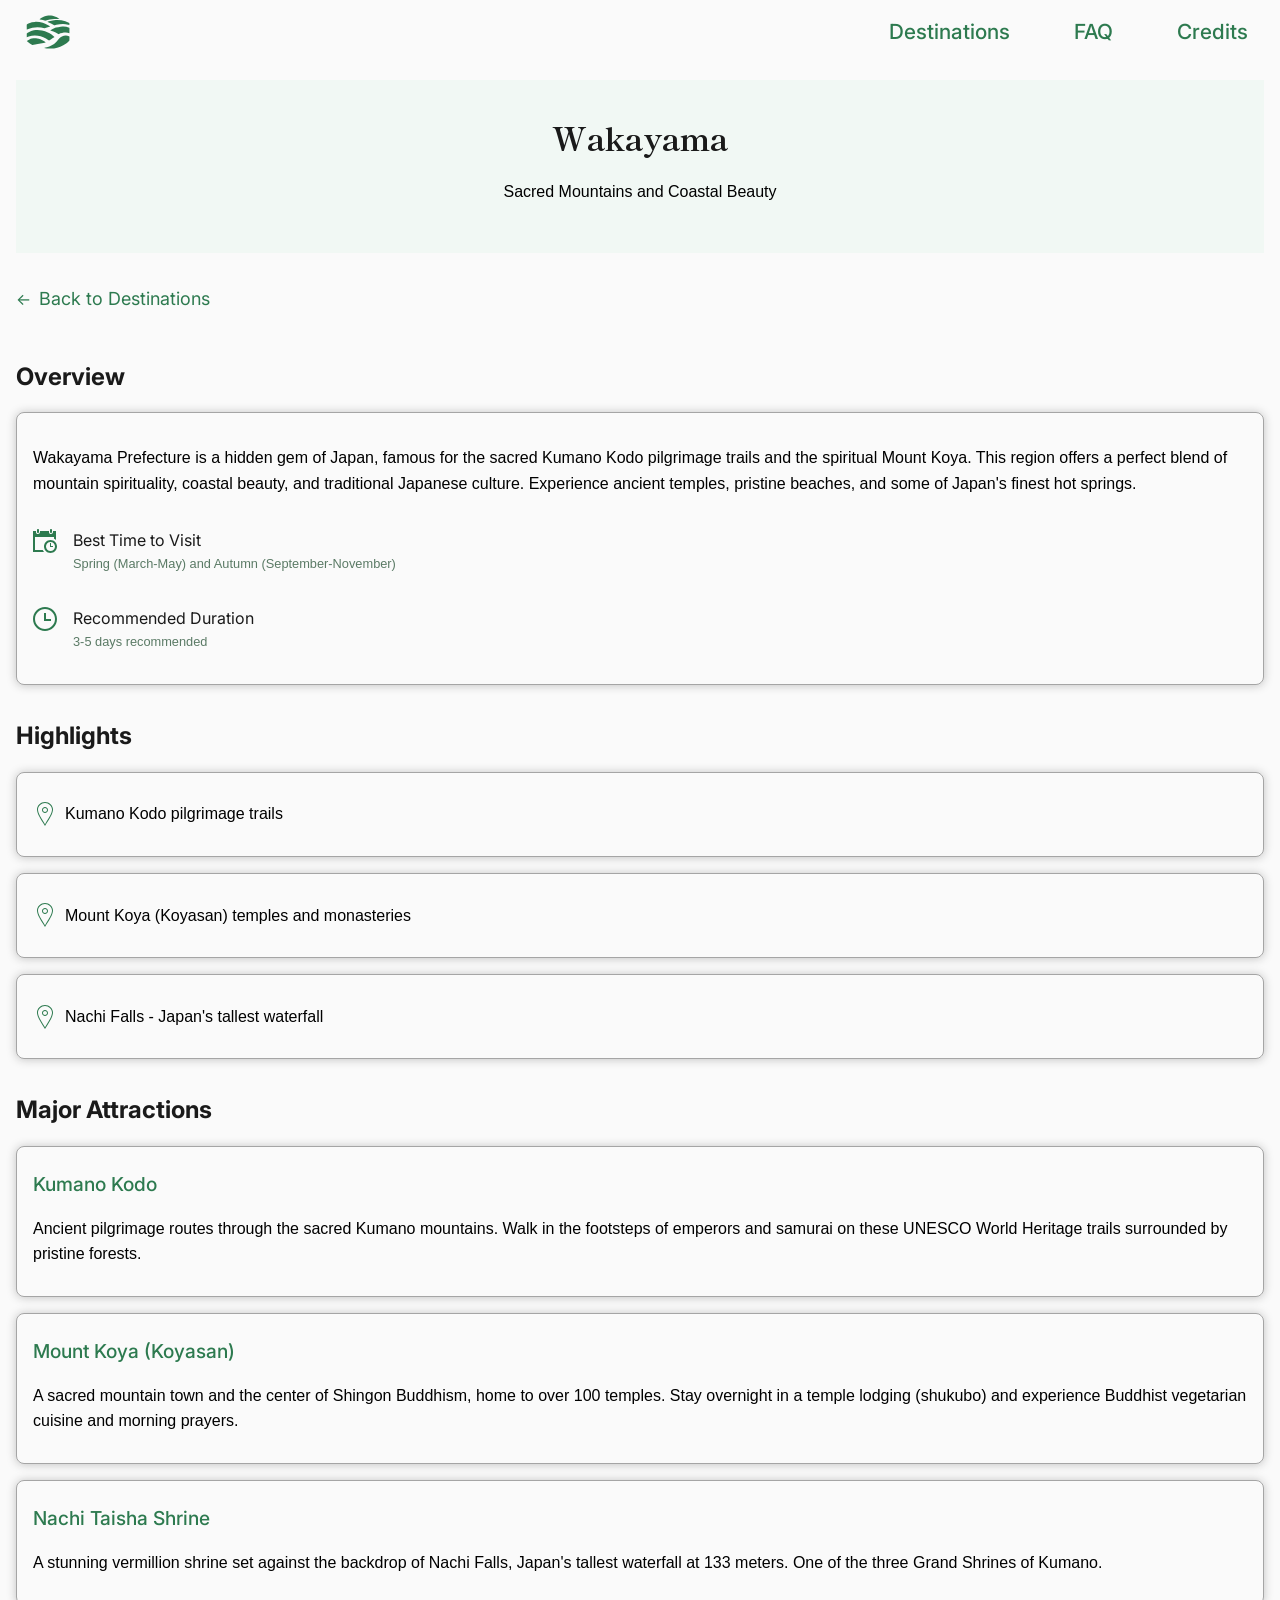
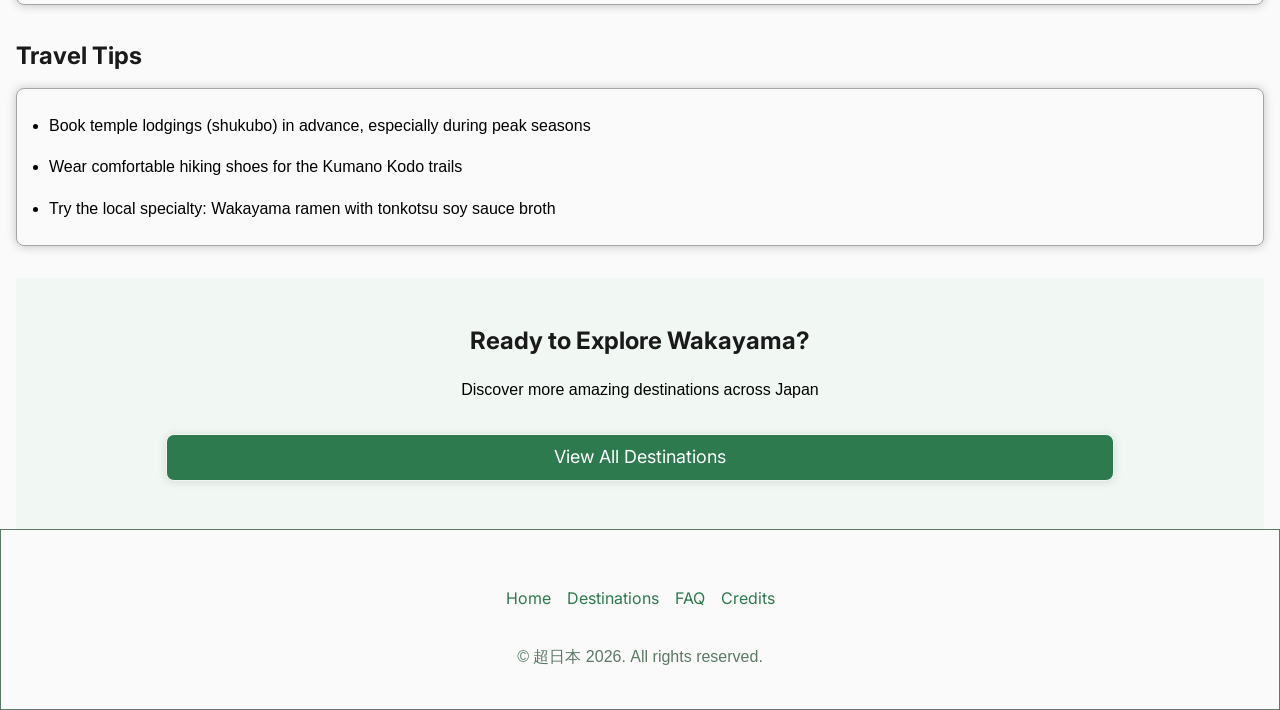
<file: wakayama.html>
<!DOCTYPE html>
<html lang="en">
<head>
    <meta charset="UTF-8">
    <meta name="viewport" content="width=device-width, initial-scale=1.0">
    <meta name="description" content="Walk the sacred Kumano Kodo trails and stay at historic mountaintop temples in Wakayama's countryside.">
    <title>超日本｜Countryside in Japan</title>
    <link rel="stylesheet" href="styles/normalize-fwd.css">
    <link rel="stylesheet" href="styles/base.css">
	<link rel="stylesheet" href="styles/places.css">
    <script src="scripts/navigation.js" defer></script>
    <link rel="icon" href="favicon.ico" sizes="any"> 
    <link rel="icon" href="favicon.svg" type="image/svg+xml">
    <link rel="apple-touch-icon" href="apple-touch-icon.png"/>
    <link rel="manifest" href="site.webmanifest" />
    <link rel="preconnect" href="https://fonts.googleapis.com">
    <link rel="preconnect" href="https://fonts.gstatic.com" crossorigin>
    <link href="https://fonts.googleapis.com/css2?family=Shippori+Mincho:wght@400;500;600;700;800&display=swap" rel="stylesheet">
    <link rel="preconnect" href="https://fonts.googleapis.com">
    <link rel="preconnect" href="https://fonts.gstatic.com" crossorigin>
    <link href="https://fonts.googleapis.com/css2?family=Inter:ital,opsz,wght@0,14..32,100..900;1,14..32,100..900&display=swap" rel="stylesheet">
</head>

<body class="home">
  
    <!-- For Accecibility：skip link -->
  <a href="#main-content" class="skip-link">Skip to main content</a>

  <!-- header for all pages -->

	<header class="site-header">

    <a href="index.html" class="site-logo">
        <?xml version="1.0" encoding="iso-8859-1"?>
<!-- Generator: Adobe Illustrator 30.3.0, SVG Export Plug-In . SVG Version: 9.03 Build 0)  -->
        <svg version="1.1" id="Layer_1" xmlns="http://www.w3.org/2000/svg" xmlns:xlink="http://www.w3.org/1999/xlink" x="0px" y="0px"
	 viewBox="0 0 512 512" style="enable-background:new 0 0 512 512;" xml:space="preserve">
<g>
	<path style="fill:none;" d="M369.98,118.486c2.956,0.075,5.447,1.497,8.617-0.639c-13.008-13.058-39.881-26.027-57.481-30.371
		c-10.877-2.685-21.384-5.928-32.575-6.581c-10.253-0.598-20.334-0.566-30.436,0.077c-8.857,0.564-17.049,2.794-25.756,4.683
		c-23.7,5.143-44.854,16.656-63.791,31.623c-1.02,0.806-2.993,2.518-2.392,3.328c0.601,0.81,2.884,1.07,4.191,1.367l31.472,7.148
		l17.467,5.117c6.194,1.815,10.341,2.093,16.545,0.235l17.492-5.238C291.066,117.936,330.769,117.49,369.98,118.486z
		 M345.344,179.296c23.825-6.267,46.922-8.234,71.135-8.154c18.974,0.063,36.859,1.569,54.942,7.403l12.735,2.759l-0.472-20.783
		l-24.735-11.891l-18.017-7.314c-32.965-11.099-67.23-14.793-101.646-12.887l-18.866,1.045c-19.605,2.481-38.16,6.651-56.711,12.974
		l-11.614,3.959c-0.551,0.188-2.448,1.469-2.09,1.816c0.356,0.345,1.571,1.45,2.13,1.694l12.064,5.265
		c16.885,7.368,32.613,15.291,48.615,24.206l9.531,5.31c1.319,0.735,4.813,0.613,6.364-0.127
		C333.237,182.412,339.217,180.908,345.344,179.296z M218.857,215.838l8.328-3.341c11.652-4.674,23.242-8.191,35.604-10.869
		l14.394-3.119c0.628-0.136,1.948-1.473,1.616-1.948l-1.21-1.726c-16.349-10.954-33.276-20.542-51.626-27.872l-25.892-8.668
		c-27.949-9.357-54.635-10.986-83.869-10.089c-21.553,0.661-41.914,5.3-61.797,13.434c-9.019,3.69-16.785,7.92-24.616,14.265
		c-1.33,9.654-0.703,18.99-0.605,28.795l0.249,25.074c3.436-0.355,5.617-1.298,8.743-2.704
		C94.51,201.736,159.097,197.449,218.857,215.838z M361.114,275.252c4.494,2.841,6.622,5.018,12.066,2.226
		c28.889-14.811,79.686-21.21,111.331-9.162l0.253-44.557c0.025-4.456,0.752-8.731-1.798-12.636
		c-22.967-10.01-47.404-14.736-72.322-13.451l-20.8,1.073c-16.412,2.069-32.022,5.771-47.982,10.287
		c-6.547,1.852-12.626,4.943-19.011,7.432c-12.314,4.799-23.719,10.375-35.115,16.956l-8.259,4.77l9.514,3.735l24.509,9.924
		C329.871,258.479,345.991,265.692,361.114,275.252z M249.472,335.928l17.332,12.049l9.82-7.39c2.803-2.109,6.177-3.819,9.039-5.725
		c12.263-8.166,23.798-16.07,36.544-23.505c0.663-0.387,2.174-1.967,1.93-2.691c-0.244-0.724-1.176-2.087-1.894-2.792
		c-19.628-19.278-42.854-32.853-67.455-44.782c-20.247-9.817-40.317-16.524-62.416-21.449c-29.099-6.485-58.823-7.567-88.169-1.472
		c-18.656,3.875-37.907,9.932-53.922,19.749c-7.219,4.426-14.389,8.368-20.834,13.834l0.013,40.949l20.911-8.313
		c39.184-15.577,86.618-15.456,126.786-2.91c20.012,6.251,39.179,13.721,56.837,24.766L249.472,335.928z M214.743,426.884
		c42.985,9.981,108.563,6.433,148.317-6.845l23.527-7.858c11.544-3.856,21.823-8.893,32.673-14.656
		c24.876-13.212,46.521-30.858,65.243-51.86l0.452-37.917c0.035-2.94-2.222-5.411-5-5.936
		c-37.678-19.986-83.266-1.313-109.234,29.405l-17.623,20.847l-11.963,12.681c-24.047,25.491-62.914,43.213-96.52,53.178
		l-15.163,4.496C224.554,423.869,219.198,423.421,214.743,426.884z M207.88,372.94l23.929-5.092l-15.562-12.181l-10.555-6.883
		c-17.802-11.608-43.324-20.953-64.489-24.255c-19.37-3.022-38.975-2.408-57.999,1.795c-8.769,1.938-16.834,5.171-24.997,8.508
		c-10.51,4.296-19.085,10.401-28.333,17.589l8.694,7.808l23.957,17.481c8.515,6.213,16.945,11.906,26.245,17.598l57.993-11.213
		L207.88,372.94z"/>
	<path d="M249.472,335.928l-15.477-9.681c-17.658-11.045-36.825-18.515-56.837-24.766c-40.169-12.546-87.602-12.667-126.786,2.91
		l-20.911,8.313l-0.013-40.949c6.445-5.466,13.614-9.408,20.834-13.834c16.015-9.817,35.266-15.874,53.922-19.749
		c29.345-6.095,59.069-5.014,88.169,1.472c22.099,4.925,42.168,11.632,62.416,21.449c24.602,11.928,47.828,25.504,67.455,44.782
		c0.718,0.705,1.65,2.068,1.894,2.792c0.244,0.724-1.267,2.304-1.93,2.691c-12.746,7.435-24.281,15.339-36.544,23.505
		c-2.862,1.906-6.236,3.616-9.039,5.725l-9.82,7.39L249.472,335.928z"/>
	<path d="M214.743,426.884c4.456-3.463,9.812-3.015,14.71-4.467l15.163-4.496c33.606-9.966,72.473-27.687,96.52-53.178
		l11.963-12.681l17.623-20.847c25.968-30.718,71.556-49.391,109.234-29.405c2.777,0.525,5.035,2.997,5,5.936l-0.452,37.917
		c-18.723,21.003-40.367,38.649-65.243,51.86c-10.85,5.763-21.129,10.8-32.673,14.656l-23.527,7.858
		C323.305,433.317,257.727,436.865,214.743,426.884z"/>
	<path d="M218.857,215.838c-59.76-18.39-124.347-14.103-180.682,11.232c-3.125,1.405-5.307,2.349-8.743,2.704l-0.249-25.074
		c-0.097-9.805-0.725-19.141,0.605-28.795c7.831-6.345,15.597-10.575,24.616-14.265c19.883-8.134,40.244-12.773,61.797-13.434
		c29.234-0.897,55.92,0.732,83.869,10.089l25.892,8.668c18.351,7.33,35.278,16.919,51.626,27.872l1.21,1.726
		c0.333,0.475-0.988,1.812-1.616,1.948l-14.394,3.119c-12.362,2.678-23.952,6.195-35.604,10.869L218.857,215.838z"/>
	<path d="M361.114,275.252c-15.123-9.559-31.243-16.773-47.613-23.402l-24.509-9.924l-9.514-3.735l8.259-4.77
		c11.395-6.581,22.801-12.157,35.115-16.956c6.386-2.489,12.465-5.579,19.011-7.432c15.961-4.516,31.57-8.219,47.982-10.287
		l20.8-1.073c24.918-1.286,49.355,3.441,72.322,13.451c2.551,3.905,1.823,8.18,1.798,12.636l-0.253,44.557
		c-31.645-12.048-82.443-5.649-111.331,9.162C367.735,280.269,365.608,278.092,361.114,275.252z"/>
	<path d="M207.88,372.94l-61.118,11.154l-57.993,11.213c-9.299-5.693-17.73-11.385-26.245-17.598l-23.957-17.481l-8.694-7.808
		c9.248-7.187,17.823-13.293,28.333-17.589c8.163-3.337,16.228-6.57,24.997-8.508c19.024-4.204,38.629-4.818,57.999-1.795
		c21.165,3.302,46.687,12.647,64.489,24.255l10.555,6.883l15.562,12.181L207.88,372.94z"/>
	<path d="M345.344,179.296c-6.127,1.612-12.107,3.116-16.635,5.274c-1.551,0.739-5.044,0.862-6.364,0.127l-9.531-5.31
		c-16.002-8.915-31.73-16.837-48.615-24.206l-12.064-5.265c-0.559-0.244-1.774-1.349-2.13-1.694
		c-0.358-0.347,1.539-1.628,2.09-1.816l11.614-3.959c18.551-6.323,37.105-10.494,56.711-12.974l18.866-1.045
		c34.416-1.906,68.681,1.788,101.646,12.887l18.017,7.314l24.735,11.891l0.472,20.783l-12.735-2.759
		c-18.083-5.834-35.968-7.34-54.942-7.403C392.266,171.062,369.169,173.03,345.344,179.296z"/>
	<path d="M369.98,118.486c-39.211-0.996-78.914-0.551-116.647,10.749l-17.492,5.238c-6.204,1.858-10.351,1.579-16.545-0.235
		l-17.467-5.117l-31.472-7.148c-1.308-0.297-3.59-0.557-4.191-1.367c-0.601-0.81,1.372-2.522,2.392-3.328
		c18.937-14.967,40.091-26.48,63.791-31.623c8.707-1.889,16.899-4.119,25.756-4.683c10.101-0.643,20.183-0.675,30.436-0.077
		c11.19,0.653,21.698,3.896,32.575,6.581c17.6,4.345,44.473,17.314,57.481,30.371C375.426,119.984,372.936,118.561,369.98,118.486z"
		/>
</g>
        </svg>

    </a>
    
    <nav class="site-navigation" id="site-navigation">

        <button class="menu-toggle" aria-controls="header-menu" aria-expanded="false" aria-label="Menu Toggle">
            <svg xmlns="http://www.w3.org/2000/svg" width="24" height="24" viewBox="0 0 24 24">
                <title>Menu Icon</title>
                <path d="M24 6h-24v-4h24v4zm0 4h-24v4h24v-4zm0 8h-24v4h24v-4z"></path>
            </svg>
        </button>

        <ul class="nav-menu" id="header-menu">
            <li><a href="destinations.html">Destinations</a></li>
            <li><a href="faq.html">FAQ</a></li>
            <li><a href="credits.html">Credits</a></li>
        </ul>
            
    </nav>

    </header>

    <!-- For Accecibility：skip link  -->
    <main id="main-content">

        
        <!-- Each contents per page -->
        
        <section class="places-top">
             
            <h1>Wakayama</h1>
            <p>Sacred Mountains and Coastal Beauty</p>
             
        </section>


        <section class="contents">

            <a href="destinations.html">Back to Destinations</a>

            <section class="Overview">

                <h2>Overview</h2>
                <div class="overview-card">
                    
                    <p>Wakayama Prefecture is a hidden gem of Japan, famous for the sacred Kumano Kodo pilgrimage trails and the spiritual Mount Koya. This region offers a perfect blend of mountain spirituality, coastal beauty, and traditional Japanese culture. Experience ancient temples, pristine beaches, and some of Japan's finest hot springs.</p>
                    
                    <div class="icon-title">
                        <svg xmlns="http://www.w3.org/2000/svg" width="24" height="24" viewBox="0 0 24 24"><path d="M17 3v-2c0-.552.447-1 1-1s1 .448 1 1v2c0 .552-.447 1-1 1s-1-.448-1-1zm-12 1c.553 0 1-.448 1-1v-2c0-.552-.447-1-1-1-.553 0-1 .448-1 1v2c0 .552.447 1 1 1zm13 13v-3h-1v4h3v-1h-2zm-5 .5c0 2.481 2.019 4.5 4.5 4.5s4.5-2.019 4.5-4.5-2.019-4.5-4.5-4.5-4.5 2.019-4.5 4.5zm11 0c0 3.59-2.91 6.5-6.5 6.5s-6.5-2.91-6.5-6.5 2.91-6.5 6.5-6.5 6.5 2.91 6.5 6.5zm-14.237 3.5h-7.763v-13h19v1.763c.727.33 1.399.757 2 1.268v-9.031h-3v1c0 1.316-1.278 2.339-2.658 1.894-.831-.268-1.342-1.111-1.342-1.984v-.91h-9v1c0 1.316-1.278 2.339-2.658 1.894-.831-.268-1.342-1.111-1.342-1.984v-.91h-3v21h11.031c-.511-.601-.938-1.273-1.268-2z"/></svg>
                        <h3>Best Time to Visit</h3>
                        <p>Spring (March-May) and Autumn (September-November)</p>
                    </div>
                    
                    <div class="icon-title">
                        <svg xmlns="http://www.w3.org/2000/svg" width="24" height="24" viewBox="0 0 24 24"><path d="M12 2c5.514 0 10 4.486 10 10s-4.486 10-10 10-10-4.486-10-10 4.486-10 10-10zm0-2c-6.627 0-12 5.373-12 12s5.373 12 12 12 12-5.373 12-12-5.373-12-12-12zm1 12v-6h-2v8h7v-2h-5z"/></svg>
                        <h3>Recommended Duration</h3>
                        <p>3-5 days recommended</p>
                    </div>
                    
                </div>
            </section>

            <section class="highlights">

                <h2>Highlights</h2>

                <div class="highlights-cards">

                    <div class="highlights-card">
                        <svg width="24" height="24" xmlns="http://www.w3.org/2000/svg" fill-rule="evenodd" clip-rule="evenodd"><path d="M12 10c-1.104 0-2-.896-2-2s.896-2 2-2 2 .896 2 2-.896 2-2 2m0-5c-1.657 0-3 1.343-3 3s1.343 3 3 3 3-1.343 3-3-1.343-3-3-3m-7 2.602c0-3.517 3.271-6.602 7-6.602s7 3.085 7 6.602c0 3.455-2.563 7.543-7 14.527-4.489-7.073-7-11.072-7-14.527m7-7.602c-4.198 0-8 3.403-8 7.602 0 4.198 3.469 9.21 8 16.398 4.531-7.188 8-12.2 8-16.398 0-4.199-3.801-7.602-8-7.602"/></svg>
                        <p>Kumano Kodo pilgrimage trails</p>
                    </div>
                    
                    <div class="highlights-card">
                        <svg width="24" height="24" xmlns="http://www.w3.org/2000/svg" fill-rule="evenodd" clip-rule="evenodd"><path d="M12 10c-1.104 0-2-.896-2-2s.896-2 2-2 2 .896 2 2-.896 2-2 2m0-5c-1.657 0-3 1.343-3 3s1.343 3 3 3 3-1.343 3-3-1.343-3-3-3m-7 2.602c0-3.517 3.271-6.602 7-6.602s7 3.085 7 6.602c0 3.455-2.563 7.543-7 14.527-4.489-7.073-7-11.072-7-14.527m7-7.602c-4.198 0-8 3.403-8 7.602 0 4.198 3.469 9.21 8 16.398 4.531-7.188 8-12.2 8-16.398 0-4.199-3.801-7.602-8-7.602"/></svg>
                        <p>Mount Koya (Koyasan) temples and monasteries</p>
                    </div>
                            
                    <div class="highlights-card">
                        <svg width="24" height="24" xmlns="http://www.w3.org/2000/svg" fill-rule="evenodd" clip-rule="evenodd"><path d="M12 10c-1.104 0-2-.896-2-2s.896-2 2-2 2 .896 2 2-.896 2-2 2m0-5c-1.657 0-3 1.343-3 3s1.343 3 3 3 3-1.343 3-3-1.343-3-3-3m-7 2.602c0-3.517 3.271-6.602 7-6.602s7 3.085 7 6.602c0 3.455-2.563 7.543-7 14.527-4.489-7.073-7-11.072-7-14.527m7-7.602c-4.198 0-8 3.403-8 7.602 0 4.198 3.469 9.21 8 16.398 4.531-7.188 8-12.2 8-16.398 0-4.199-3.801-7.602-8-7.602"/></svg>
                                <p>Nachi Falls - Japan's tallest waterfall</p>
                    </div>
                </div>
                        
            </section>

            <section class="Major-Attractions">

                <h2>Major Attractions</h2>
                
                <div class="Attractions-card">
                    <h3>Kumano Kodo</h3>
                    <p>Ancient pilgrimage routes through the sacred Kumano mountains. Walk in the footsteps of emperors and samurai on these UNESCO World Heritage trails surrounded by pristine forests.</p>
                </div>
                
                <div class="Attractions-card">
                    <h3>Mount Koya (Koyasan)</h3>
                    <p>A sacred mountain town and the center of Shingon Buddhism, home to over 100 temples. Stay overnight in a temple lodging (shukubo) and experience Buddhist vegetarian cuisine and morning prayers.</p>
                </div>
                
                <div class="Attractions-card">
                    <h3>Nachi Taisha Shrine</h3>
                    <p>A stunning vermillion shrine set against the backdrop of Nachi Falls, Japan's tallest waterfall at 133 meters. One of the three Grand Shrines of Kumano.</p>
                </div>
                
            </section>

            <section class="travel-tips">

                <h2>Travel Tips</h2>
                
                <div class="tips-card">
                    <ul>
                        <li>Book temple lodgings (shukubo) in advance, especially during peak seasons</li>
                        <li>Wear comfortable hiking shoes for the Kumano Kodo trails</li>
                        <li>Try the local specialty: Wakayama ramen with tonkotsu soy sauce broth</li>
                    </ul>
                </div>
                
            </section>

        </section>

        <section class="message">
            <h2>Ready to Explore Wakayama?</h2>
            <p>Discover more amazing destinations across Japan</p>
            <a href="destinations.html">View All Destinations</a>
        </section>

    </main>

    <!-- footer for all pages -->

    <footer class="site-footer">
        
        <ul class="footer-nav">
            <li><a href="index.html">Home</a></li>
            <li><a href="destinations.html">Destinations</a></li>
            <li><a href="faq.html">FAQ</a></li>
            <li><a href="credits.html">Credits</a></li>
        </ul>

        <p>&copy; 超日本 2026. All rights reserved.</p>
            
	</footer>

</body>



</html>
</file>
<file: styles/base.css>
.sr-only {
    position: absolute;
    width: 1px;
    height: 1px;
    padding: 0;
    margin: -1px;
    overflow: hidden;
    clip: rect(0, 0, 0, 0);
    white-space: nowrap;
    border: 0;
}


ul {
	margin: 1rem 0;
	padding: 3rem;
}

li {
    font-size: 1.2rem;
    font: Inter;
    font-size: 1rem;
	margin: 1rem 0;
    font-weight: 100;
}


/* Typography
--------------------------------------------- */
body {
	font-family: sans-serif;
	font-size: 1.125rem;
	font-weight: 400;
	line-height: 1.6;
	color: 1A1A1A;
	background-color: #FAFAFA;
    /* margin: 0 2rem; */
}

h1,
h2,
h3,
h4,
h5,
h6 {
	font-family: Inter;
	margin: .5em 0;
	font-size: 1.5rem;
	font-weight: 700;
    color: #1a1a1a;
}

h1 {
    font-family: "Shippori Mincho", serif;
    font-weight: 700;
    font-style: normal;
	font-size: 5rem;
    color: #FAFAFA;
}

h2 {
	font-size: 1.5rem;
}

h3 {
    font-size: 1.2rem;
}

p {
    font: Inter;
    font-size: 1rem;
	margin: 1rem 0;
    font-weight: 100;
}

dt,
dd {
    font: Inter;
    font-size: 1rem;
    font-weight: 100;
}




/* Links
--------------------------------------------- */
a {
    font-family: Inter;
}

a,
a:visited { 
	color: #2D7A4F;
	text-decoration: none;
}

a:hover,
a:focus,
a:active {
	color: #2D7A4F90;
}



/* Header
--------------------------------------------- */
.site-header {
    display: flex;
    align-items: center;
    justify-content: space-between;
    padding: 0 1rem; 
    position: fixed;
    top: 0;
    left: 0;
    right: 0;
    z-index: 10000;
    background-color: #FAFAFA;
}

.site-logo svg {
    height: 3rem;    
    width: auto; 
    display: block;
    margin: 0.5rem 0.5rem;
}

.site-logo svg path {
    fill: #2D7A4F;
    
}


.nav-menu {
    list-style: none;
    display: none;
    position: absolute;
	top: 3rem;
	left: 0;
	right: 0;
	background-color: #FAFAFA;
    width: 100vw;
   
}


#site-navigation.toggled .nav-menu {
    display: block;
    height: 100vh;
}


.site-navigation li {
    padding: 2rem 0;
    font-weight: 400;
    font-size: 1.5rem;
}


.menu-toggle {
    display: block;
    background-color: transparent;
    border: 0;
    padding: 0.5rem;
    cursor: pointer; 
}

.menu-toggle svg {
    fill: #2D7A4F ;
}

@media (min-width: 50em) {


    .menu-toggle {
        display: none;
    }

    .site-header {
        display: flex;
        justify-content: space-between;
        align-items: center;
    }


    .nav-menu {
        display: flex;
        justify-content: flex-end;
        align-items: center;
        gap: 2rem;          
        position: static;
        width: auto;
        height: auto;
        margin: 0;
        padding: 0;
    }

     .nav-menu li{
        margin: 0;
        padding: 0 1rem; 
        font-weight: 500;
        font-size: 1.3rem;
    }
}

/* Footer
--------------------------------------------- */

.site-footer {
    display: flex;
    flex-direction: column;
    justify-content: center;
    align-items: center;
    padding: 1rem 1rem;
    text-align: center;
    color: #5A7A65;
    padding: 1.5rem 1rem;
    border: 0.5px solid #5A7A65;
    
}

.footer-nav {
    display: flex;
    list-style: none;
    gap: 1rem;
    margin: 1rem 0 0rem 0;
    padding: 0;
}

.footer-nav li {
    font-size: 1rem;
    font-weight: 400;
}

.site-footer p {
    font-weight: 400;
}
</file>
<file: styles/credits.css>
/* Hero
--------------------------------------------- */

.credits-top h1 {
   color: #1a1a1a;
   font-size: 2rem;
   z-index: 100000;
}

.credits-top p {
    color: #1a1a1a99;
}

.credits-top {
    background-color:#F1F8F4;
    text-align: center;
    padding: 6rem 1rem 3rem 1rem;
}

/* credits
--------------------------------------------- */

.videocredits-container {
    display: flex;
    flex-wrap: wrap;
    gap: 1rem;

    flex: 1;
}
.credits-link {
    margin: 2rem 1rem;
}

.videocredits-cards {
    border: 1px solid #1a1a1a60;
    box-shadow: 0 0.5px 10px #1a1a1a40;
    border-radius: 8px;
    padding: 1rem;
    flex: 1;
}

.credits-container {
    display: flex;
    flex-wrap: wrap;
    gap: 1rem;
    width: 100%;
}
.credits-link {
    margin: 2rem 1rem;
}

.credits-cards {
    border: 1px solid #1a1a1a60;
    box-shadow: 0 0.5px 10px #1a1a1a40;
    border-radius: 8px;
    padding: 1rem;
    min-width: 15rem;
}

.credits-item {
    display: flex;
    align-items: center;
    gap: 0;
}

.credits-item dt {
    color: #5A7A65;
}

.credits-cards a::after {
  content: "→";           
  margin-left: 5px;       
  font-size: 1rem;
  transition: transform 0.3s ease;
  display: inline-block; 
}

.credits-cards a:hover::after {
  transform: translateX(4px);
}

.icon-credit {
    display: flex;
    flex-direction: row;
    align-items: center;
    gap: 1rem;
}
</file>
<file: styles/destinations.css>
/* Hero
--------------------------------------------- */

.destinations-top h1 {
   color: #1a1a1a;
   font-size: 2rem;
}

.destinations-top p {
    color: #1a1a1a99;
}

.destinations-top {
    background-color:#F1F8F4;
    text-align: center;
    margin-top: 5rem;
    padding: 1rem 1rem 2rem 1rem;
}


/* Places cards
--------------------------------------------- */

.place-cards {
    margin: 3rem 1rem;
}

.place-card {
    border: 2px solid #2D7A4F15;
    padding: 0 0 1rem 0;
    border-radius: 2%;
    box-shadow: 0 0.5px 10px #1a1a1a40;
    max-width: 20rem;
    margin: 0 auto 1rem auto;
    position: relative; 
}

.place-card img {
    width: 100%;
    height: 15rem;
    margin: 0;
    padding: 0;
    object-fit: cover;
    display: block;
}

.place-card h2 {
    margin: 1rem;
}

.place-card p {
    margin: 1rem;
    color: #1a1a1a90;
}


.place-card a {
    padding: 0 1rem 1rem 1rem;
}

.place-card a::before {
    content: "";
    position: absolute; 
    top: 0;
    left: 0;
    width: 100%;
    height: 100%;
    z-index: 1; 
}

.place-card a::after {
  content: "→";           
  margin-left: 5px;       
  font-size: 1rem;
}

.place-card:hover {
    transform: translateY(-6px);
    transition: transform 0.3s ease;
}


@media (min-width: 50em) {

    .place-cards {
        display: flex;
        justify-content: space-around;
    }
}
</file>
<file: styles/faq.css>
/* Top
--------------------------------------------- */

.faq-top h1 {
   color: #1a1a1a;
   font-size: 2rem;
}

.faq-top p {
    color: #1a1a1a99;
}

.faq-top {
    background-color:#F1F8F4;
    text-align: center;
    padding: 6rem 1rem 3rem 1rem;
}

/* Table
--------------------------------------------- */

.tb-content {
    margin: 2rem 1rem;
}

.table-container {
    width: 100%;          
    overflow-x: auto;    
    margin: 1rem 0;
    border-radius: 12px;
    border: 1px solid #1a1a1a60;
    box-shadow: 0 0.5px 10px #1a1a1a40;
}

table {
    width: 100%;
    min-width: 335px;
    border-collapse: separate; 
    border-spacing: 0;
}

table thead tr {
    background-color: #f1f8f4;
}

table th, table td {
    font-size: 0.9rem;
    padding: 1rem;
    text-align: left;
    border-bottom: 1px solid #1a1a1a60;
}

/* Faq
--------------------------------------------- */

.faq {
    margin: 2rem 0 0 0;
    padding: 1rem 1rem;
    background-color: #F1F8F4;
}
.faq-item {
    border: 1px solid #1a1a1a50;
    margin: 1rem 0rem;
    padding: 0.5rem 1rem;
    border-radius: 8px;
    box-shadow: 0 0.3px 2px #1a1a1a20;
    background-color: #ffffff;
}

.faq-item summary {
    font-size: 1rem;
}

.faq-item p {
    font-size: 0.9rem;
}


/* Contact
--------------------------------------------- */

.contact-section {
    padding: 1rem;
}

.form-group{
    padding: 1rem 0;
    display: flex;
    flex-direction:column ;
    gap: 0.2rem;
}

.form-group label {
    font-size: 0.9rem;
    color: #1a1a1a99;
}

.form-group input,
.form-group textarea {
    padding: 0.5rem;
    background-color: #F1F8F4;
    border-radius: 8px;
    border: 1px solid #1a1a1a20;
}

.form-group input:focus,
.form-group textarea:focus {
    border-color: #2d7a4f;
    box-shadow: 0 0 0 3px #2d7a4f50;
}

.submit-btn{
    display: inline-flex;
    align-items: center;
    justify-content: center;
    width: 100%;
    padding: 0.5rem;
    background-color: #2d7a4f;
    color: #ffffff;
    border-radius: 8px;
    border: 1px solid #F1F8F4;
    box-shadow: 0 1px 10px #1a1a1a20;
    margin: 1rem 0;
}

.submit-btn:hover {
    background-color:   #2d7a4f30;
    color: #2D7A4F;
}
</file>
<file: styles/places.css>
/* Hero
--------------------------------------------- */

.places-top h1 {
   color: #1a1a1a;
   font-size: 2rem;
}

.places-topp {
    color: #1a1a1a99;
}

.places-top {
    background-color:#F1F8F4;
    text-align: center;
    margin-top: 5rem;
    padding: 1rem 1rem 2rem 1rem;
}

main {
    margin: 0rem 1rem 0rem 1rem;
}


/* back to destination
--------------------------------------------- */

.overview {
    margin: 2rem 0 0 0 ;
}

.contents a::before {
    content: "←";
    margin-right: 0.5rem;
    font-size: 1rem;
    transition: transform 0.3s ease; 
}

.contents a:hover {
    transform: translateY(-6px);
    transition: transform 0.3s ease;
}

.contents a {
    display: inline-block;
    margin: 2rem 0;
}

/* Overview
--------------------------------------------- */

.overview-card {
    border: 1px solid #1a1a1a60;
    box-shadow: 0 0.5px 10px #1a1a1a40; 
    border-radius: 8px;
    padding: 1rem;
    margin-top: 1rem;
}

.icon-title {
    display: grid;
    grid-template-columns:2rem 1fr;
    align-items: center;
    column-gap: 0.5rem;
    margin: 2rem 0 1rem 0;
}

.icon-title svg {
    fill: #2D7A4F
}

.icon-title p {
    grid-row: 2 / 3 ;
    grid-column: 2 / 3 ;
    justify-content: start;
    color: #5A7A65;
    font-size: 0.8rem;
    margin: 0;
}

.icon-title h3 {
    margin: 0;
    font-size: 1rem;
    font-weight: 400;
}

/* Highlights
--------------------------------------------- */

.highlights {
    margin: 2rem 0 0 0 ;
}

.highlights-cards {
    display: flex;
    flex-direction: column;
    gap: 1rem;
    margin: 1rem 0;
}

.highlights-card {
    border: 1px solid #1a1a1a60;
    box-shadow: 0 0.5px 10px #1a1a1a40; 
    border-radius: 8px;
    padding: 0.8rem 1rem;
    display: flex;
    align-items: center;
    gap: 0.5rem;
}

.highlights-card svg {
    fill: #2D7A4F;
    z-index: 100;
}


/* Major Attractions
--------------------------------------------- */

.Major-Attractions {
    margin: 2rem 0 0 0;
}

.Attractions-card {
    border: 1px solid #1a1a1a60;
    box-shadow: 0 0.5px 10px #1a1a1a40; 
    border-radius: 8px;
    padding: 0.8rem 1rem;
    margin: 1rem 0;
}

.Attractions-card h3 {
    color: #2D7A4F;
    font-weight: 500;
}


/* tips
--------------------------------------------- */

.travel-tips {
    margin: 2rem 0 0 0;
}

.tips-card {
    border: 1px solid #1a1a1a60;
    box-shadow: 0 0.5px 10px #1a1a1a40; 
    border-radius: 8px;
}

.tips-card ul {
    margin: 0;
    padding: 1rem 2rem;
}

.tips-card li {
    margin: 0;
    font-size: 1rem;
    padding: 0.5rem 0;
}

/* message
--------------------------------------------- */

.message {
    margin: 2rem 0 0 0;
    text-align: center;
    background-color: #F1F8F4;
    padding: 2rem ;
}

.message a {
    display: inline-flex;
    align-items: center;
    justify-content: center;
    width: 80%;
    padding: 0.5rem;
    background-color: #2d7a4f;
    color: #ffffff;
    border-radius: 8px;
    border: 1px solid #F1F8F4;
    box-shadow: 0 1px 10px #1a1a1a20;
    margin: 1rem 0;
}

.submit-btn{
    display: inline-flex;
    align-items: center;
    justify-content: center;
    width: 100%;
    padding: 0.5rem;
    background-color: #2d7a4f;
    color: #ffffff;
    border-radius: 8px;
    border: 1px solid #F1F8F4;
    box-shadow: 0 1px 10px #1a1a1a20;
    margin: 1rem 0;
}

.message a:hover {
    background-color:  #2d7a4f30;
    color: #2D7A4F;
}
</file>
